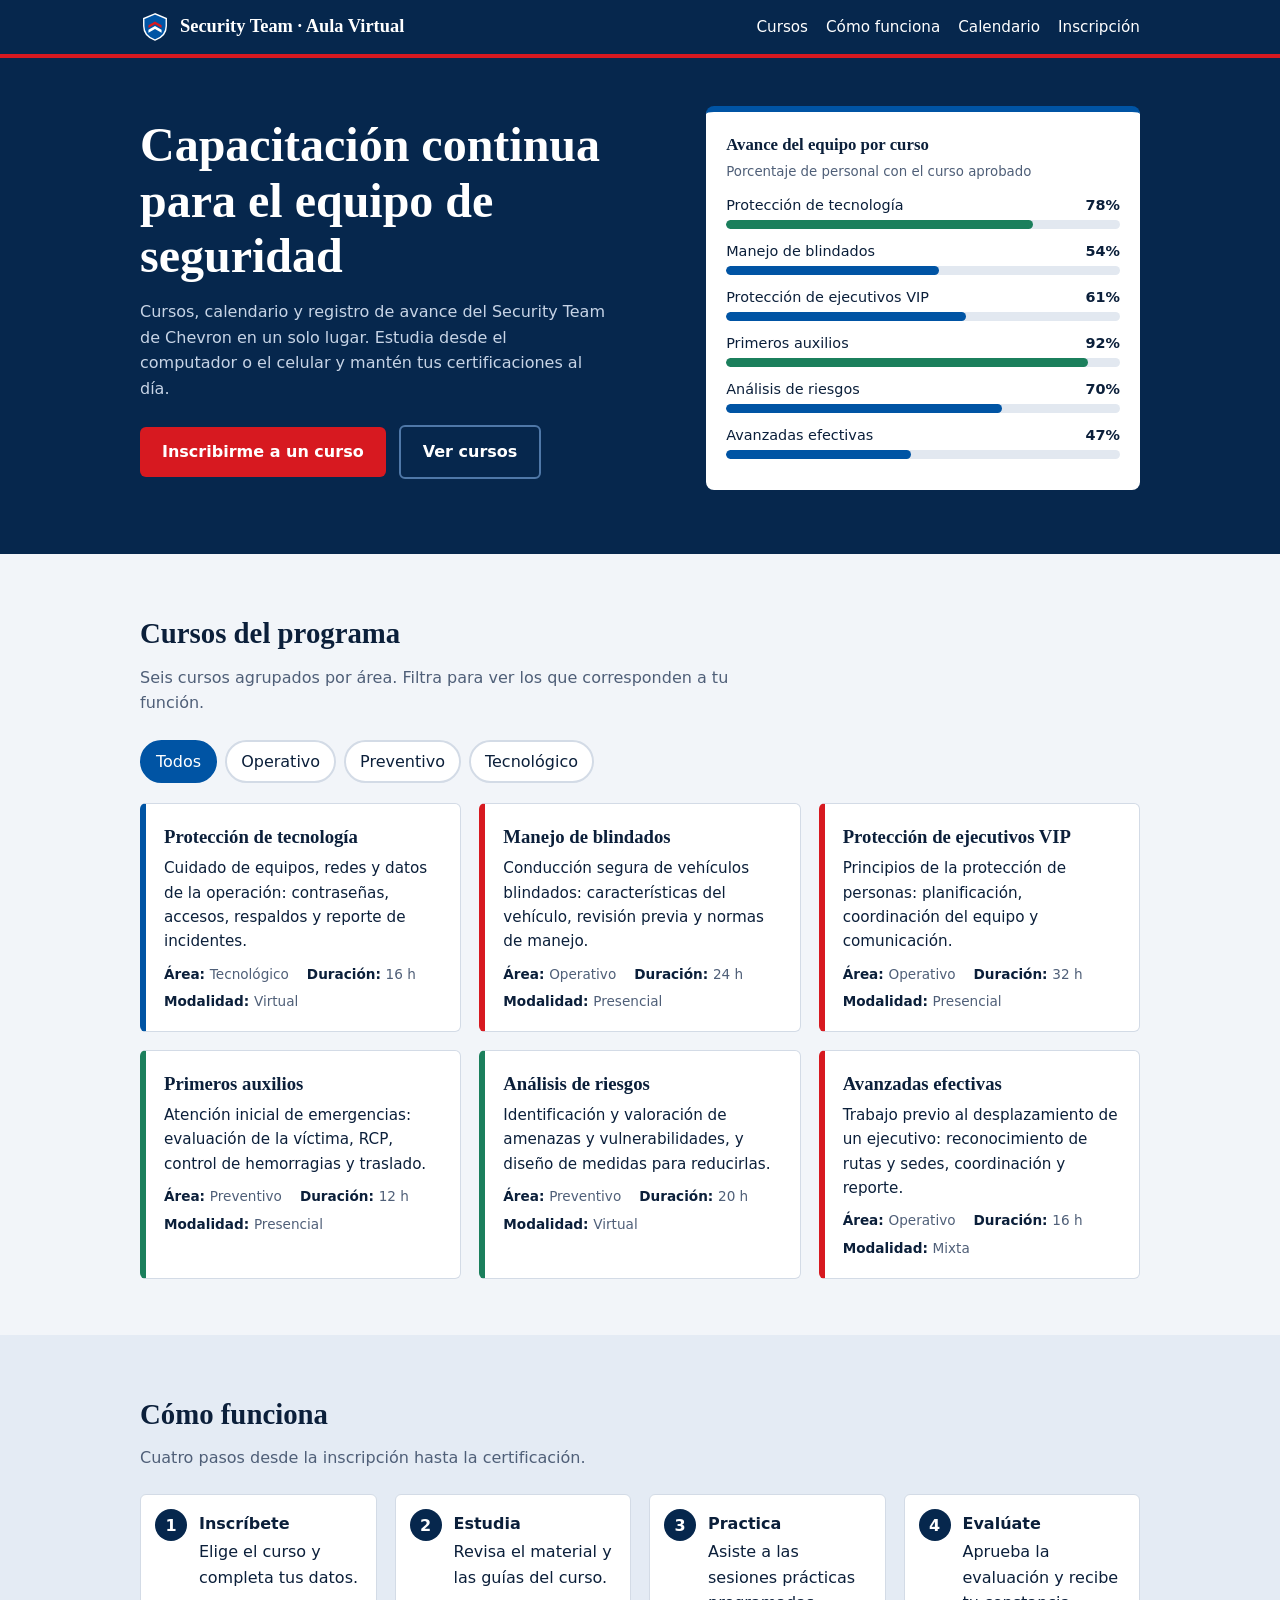
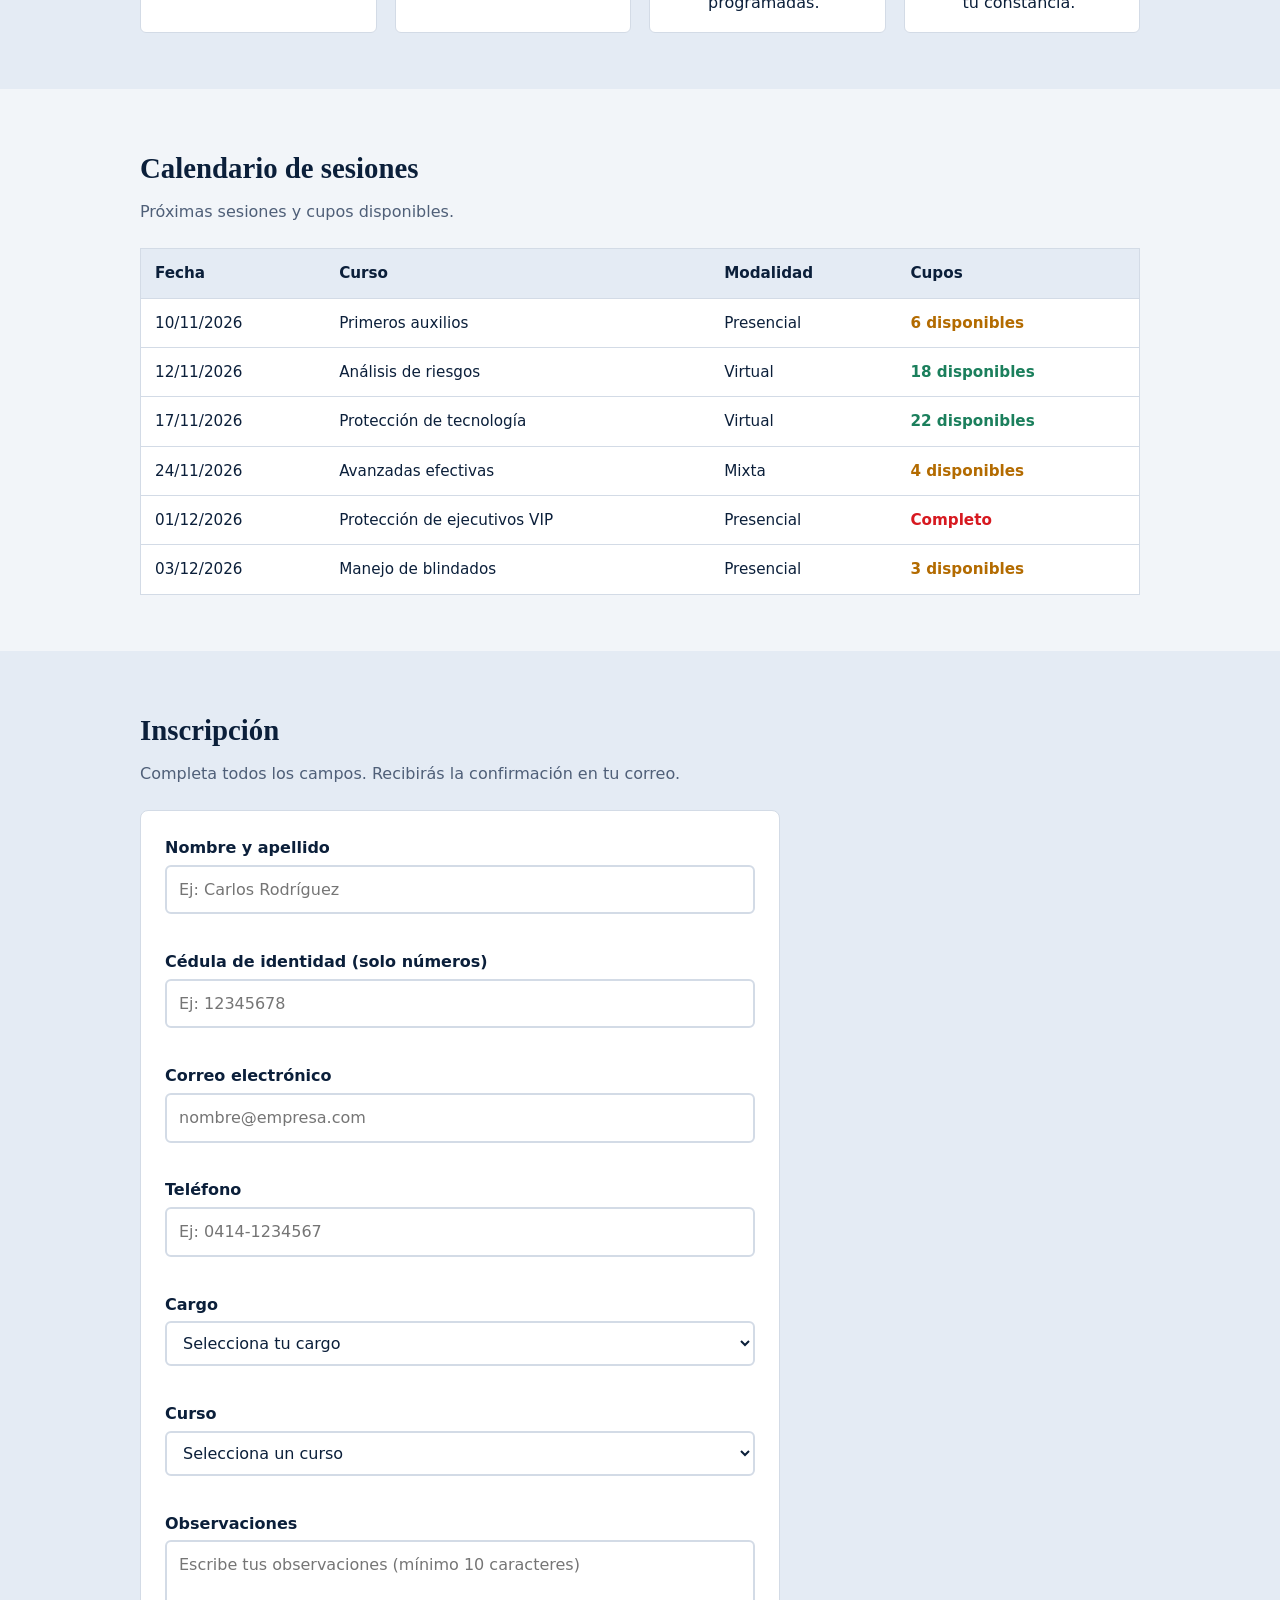
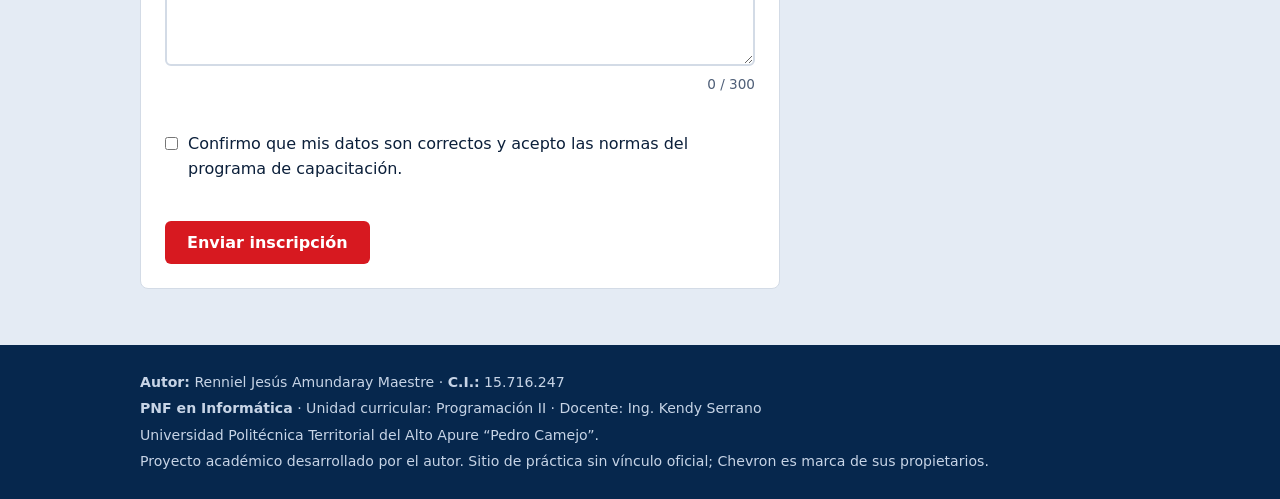
<file: Aula virtual .html>
<!DOCTYPE html>
<html lang="es">
<head>
<meta charset="UTF-8">
<meta name="viewport" content="width=device-width, initial-scale=1">
<title>Aula Virtual – Security Team Chevron</title>
<meta name="description" content="Aula virtual de capacitación del Security Team de Chevron: cursos, calendario e inscripción en línea.">
<meta name="author" content="Renniel Jesús Amundaray Maestre">
<!--
  Proyecto: Aula Virtual – Security Team
  Autor: Renniel Jesús Amundaray Maestre · C.I. 15.716.247
  Unidad curricular: Programación II · Docente: Ing. Kendy Serrano
  PNF en Informática – UPTAA "Pedro Camejo"
-->

<style>
:root{
  --papel:#f2f5f9; --tinta:#0b1f3a; --suave:#4f5f78; --linea:#d3dbe6;
  --azul:#0054a4; --azul-osc:#06274d; --rojo:#d71920; --verde:#1b7f5c; --ambar:#b36b00; --blanco:#fff;
  --serif:Georgia,"Times New Roman",serif;
  --sans:system-ui,-apple-system,"Segoe UI",Roboto,Arial,sans-serif;
}
*{box-sizing:border-box;margin:0;padding:0}
html{scroll-behavior:smooth}
body{font-family:var(--sans);background:var(--papel);color:var(--tinta);line-height:1.6}
:focus-visible{outline:3px solid var(--rojo);outline-offset:2px}
.wrap{max-width:1040px;margin:0 auto;padding:0 20px}

header{background:var(--azul-osc);color:var(--blanco);border-bottom:4px solid var(--rojo);position:sticky;top:0;z-index:10}
header .wrap{display:flex;align-items:center;justify-content:space-between;gap:16px;padding-top:12px;padding-bottom:12px;flex-wrap:wrap}
.logo{display:flex;align-items:center;gap:10px;color:inherit;text-decoration:none;font-family:var(--serif);font-weight:700;font-size:1.15rem}
.logo svg{width:30px;height:30px;flex:none}
nav ul{display:flex;gap:18px;list-style:none;flex-wrap:wrap}
nav a{color:inherit;text-decoration:none;font-size:.95rem;padding:4px 0;border-bottom:2px solid transparent}
nav a:hover{border-color:var(--rojo)}

.hero{background:var(--azul-osc);color:var(--blanco);padding:48px 0 64px}
.hero .wrap{display:grid;grid-template-columns:1.1fr .9fr;gap:36px;align-items:center}
.hero h1{font-family:var(--serif);font-size:clamp(2rem,5vw,3rem);line-height:1.15;margin-bottom:16px}
.hero p{color:#c7d4e6;max-width:46ch;margin-bottom:24px}
.btn{display:inline-block;background:var(--rojo);color:var(--blanco);font-weight:700;padding:12px 22px;border-radius:6px;text-decoration:none;border:0;cursor:pointer;font-size:1rem;font-family:inherit}
.btn:hover{background:#b8141a}
.btn.sec{background:transparent;border:2px solid #4f78a8;margin-left:8px}
.btn.sec:hover{border-color:var(--blanco);background:transparent}

.avance{background:var(--blanco);color:var(--tinta);border-radius:8px;padding:20px;border-top:6px solid var(--azul)}
.avance h2{font-family:var(--serif);font-size:1.05rem;margin-bottom:2px}
.avance>small{color:var(--suave);display:block;margin-bottom:12px}
.barra{margin-bottom:11px;font-size:.9rem}
.barra div.t{display:flex;justify-content:space-between;gap:8px;margin-bottom:3px}
.barra .pista{background:#e2e8f0;border-radius:99px;height:9px;overflow:hidden}
.barra .relleno{height:100%;background:var(--azul);border-radius:99px}
.barra .relleno.ok{background:var(--verde)}

section{padding:56px 0}
section h2{font-family:var(--serif);font-size:1.8rem;margin-bottom:8px}
.lead{color:var(--suave);margin-bottom:24px;max-width:62ch}

.filtro{display:flex;gap:8px;flex-wrap:wrap;margin-bottom:20px}
.filtro button{font:inherit;padding:7px 14px;border:2px solid var(--linea);background:var(--blanco);color:var(--tinta);border-radius:99px;cursor:pointer}
.filtro button[aria-pressed="true"]{background:var(--azul);border-color:var(--azul);color:var(--blanco)}
.cursos{display:grid;grid-template-columns:repeat(auto-fit,minmax(290px,1fr));gap:18px}
.curso{background:var(--blanco);border:1px solid var(--linea);border-left:6px solid var(--azul);border-radius:6px;padding:18px}
.curso[data-area="Operativo"]{border-left-color:var(--rojo)}
.curso[data-area="Preventivo"]{border-left-color:var(--verde)}
.curso h3{font-family:var(--serif);margin-bottom:4px}
.curso p{font-size:.95rem;margin-bottom:10px}
.curso dl{display:flex;flex-wrap:wrap;gap:6px 18px;font-size:.85rem;color:var(--suave)}
.curso dt{display:inline;font-weight:700;color:var(--tinta)}
.curso dd{display:inline}
.curso dl div{white-space:nowrap}

.pasos{list-style:none;counter-reset:p;display:grid;grid-template-columns:repeat(auto-fit,minmax(210px,1fr));gap:18px}
.pasos li{counter-increment:p;background:var(--blanco);border:1px solid var(--linea);border-radius:6px;padding:16px 16px 16px 58px;position:relative}
.pasos li::before{content:counter(p);position:absolute;left:14px;top:14px;width:32px;height:32px;border-radius:50%;background:var(--azul-osc);color:var(--blanco);display:grid;place-items:center;font-weight:700}
.pasos strong{display:block;margin-bottom:2px}

.tabla{overflow-x:auto}
table{width:100%;border-collapse:collapse;background:var(--blanco);border:1px solid var(--linea)}
th,td{padding:12px 14px;text-align:left;border-bottom:1px solid var(--linea);font-size:.95rem}
th{background:#e4ebf4}
.est{font-weight:700}.ok{color:var(--verde)}.cupo{color:var(--ambar)}.lleno{color:var(--rojo)}

.contacto{background:#e4ebf4}
form{background:var(--blanco);border:1px solid var(--linea);border-radius:8px;padding:24px;max-width:640px}
.campo{margin-bottom:16px}
label{display:block;font-weight:600;margin-bottom:4px}
input,select,textarea{width:100%;padding:10px 12px;border:2px solid var(--linea);border-radius:6px;font:inherit;background:var(--blanco);color:var(--tinta)}
.error{border-color:var(--rojo)!important}
.valido{border-color:var(--verde)!important}
.msg{color:var(--rojo);font-size:.88rem;min-height:1.2em;margin-top:2px}
.check{display:flex;gap:10px;align-items:flex-start}
.check input{width:auto;margin-top:6px}
.check label{font-weight:400}
.contador{font-size:.85rem;color:var(--suave);text-align:right}
#exito{display:none;background:#e1f3ec;border:2px solid var(--verde);color:#0e4f3a;padding:14px;border-radius:6px;margin-top:16px;font-weight:600}
#exito.visible{display:block}

footer{background:var(--azul-osc);color:#c7d4e6;padding:26px 0;font-size:.88rem}
footer p+p{margin-top:4px}

@media (max-width:760px){
  .hero .wrap{grid-template-columns:1fr}
  .btn.sec{margin:8px 0 0}
  header{position:static}
}
@media (prefers-reduced-motion:reduce){html{scroll-behavior:auto}}
</style>
</head>
<body>

<header>
  <div class="wrap">
    <a class="logo" href="#inicio">
      <svg viewBox="0 0 32 32" aria-hidden="true"><path d="M16 2 4 7v8c0 7.5 5 12.6 12 15 7-2.4 12-7.5 12-15V7L16 2z" fill="#0054a4" stroke="#fff" stroke-width="1.5"/><path d="M9 14l7-4 7 4v3l-7-4-7 4z" fill="#d71920"/><path d="M9 19l7-4 7 4v3l-7-4-7 4z" fill="#fff"/></svg>
      Security Team · Aula Virtual
    </a>
    <nav aria-label="Principal">
      <ul>
        <li><a href="#cursos">Cursos</a></li>
        <li><a href="#como">Cómo funciona</a></li>
        <li><a href="#calendario">Calendario</a></li>
        <li><a href="#inscripcion">Inscripción</a></li>
      </ul>
    </nav>
  </div>
</header>

<main>
<div class="hero" id="inicio">
  <div class="wrap">
    <div>
      <h1>Capacitación continua para el equipo de seguridad</h1>
      <p>Cursos, calendario y registro de avance del Security Team de Chevron en un solo lugar. Estudia desde el computador o el celular y mantén tus certificaciones al día.</p>
      <a class="btn" href="#inscripcion">Inscribirme a un curso</a>
      <a class="btn sec" href="#cursos">Ver cursos</a>
    </div>
    <aside class="avance" aria-label="Avance del equipo">
      <h2>Avance del equipo por curso</h2>
      <small>Porcentaje de personal con el curso aprobado</small>
      <div id="barras"></div>
    </aside>
  </div>
</div>

<section id="cursos">
  <div class="wrap">
    <h2>Cursos del programa</h2>
    <p class="lead">Seis cursos agrupados por área. Filtra para ver los que corresponden a tu función.</p>
    <div class="filtro" id="filtro" role="group" aria-label="Filtrar por área">
      <button type="button" data-f="Todos" aria-pressed="true">Todos</button>
      <button type="button" data-f="Operativo" aria-pressed="false">Operativo</button>
      <button type="button" data-f="Preventivo" aria-pressed="false">Preventivo</button>
      <button type="button" data-f="Tecnológico" aria-pressed="false">Tecnológico</button>
    </div>
    <div class="cursos" id="listaCursos"></div>
  </div>
</section>

<section id="como" style="background:#e4ebf4">
  <div class="wrap">
    <h2>Cómo funciona</h2>
    <p class="lead">Cuatro pasos desde la inscripción hasta la certificación.</p>
    <ol class="pasos">
      <li><strong>Inscríbete</strong>Elige el curso y completa tus datos.</li>
      <li><strong>Estudia</strong>Revisa el material y las guías del curso.</li>
      <li><strong>Practica</strong>Asiste a las sesiones prácticas programadas.</li>
      <li><strong>Evalúate</strong>Aprueba la evaluación y recibe tu constancia.</li>
    </ol>
  </div>
</section>

<section id="calendario">
  <div class="wrap">
    <h2>Calendario de sesiones</h2>
    <p class="lead">Próximas sesiones y cupos disponibles.</p>
    <div class="tabla">
      <table>
        <thead><tr><th>Fecha</th><th>Curso</th><th>Modalidad</th><th>Cupos</th></tr></thead>
        <tbody>
          <tr><td>10/11/2026</td><td>Primeros auxilios</td><td>Presencial</td><td class="est cupo">6 disponibles</td></tr>
          <tr><td>12/11/2026</td><td>Análisis de riesgos</td><td>Virtual</td><td class="est ok">18 disponibles</td></tr>
          <tr><td>17/11/2026</td><td>Protección de tecnología</td><td>Virtual</td><td class="est ok">22 disponibles</td></tr>
          <tr><td>24/11/2026</td><td>Avanzadas efectivas</td><td>Mixta</td><td class="est cupo">4 disponibles</td></tr>
          <tr><td>01/12/2026</td><td>Protección de ejecutivos VIP</td><td>Presencial</td><td class="est lleno">Completo</td></tr>
          <tr><td>03/12/2026</td><td>Manejo de blindados</td><td>Presencial</td><td class="est cupo">3 disponibles</td></tr>
        </tbody>
      </table>
    </div>
  </div>
</section>

<section class="contacto" id="inscripcion">
  <div class="wrap">
    <h2>Inscripción</h2>
    <p class="lead">Completa todos los campos. Recibirás la confirmación en tu correo.</p>

    <form id="formulario" novalidate>
      <div class="campo">
        <label for="nombre">Nombre y apellido</label>
        <input type="text" id="nombre" autocomplete="name" placeholder="Ej: Carlos Rodríguez">
        <div class="msg" id="e-nombre" role="alert"></div>
      </div>
      <div class="campo">
        <label for="cedula">Cédula de identidad (solo números)</label>
        <input type="text" id="cedula" inputmode="numeric" placeholder="Ej: 12345678">
        <div class="msg" id="e-cedula" role="alert"></div>
      </div>
      <div class="campo">
        <label for="correo">Correo electrónico</label>
        <input type="email" id="correo" autocomplete="email" placeholder="nombre@empresa.com">
        <div class="msg" id="e-correo" role="alert"></div>
      </div>
      <div class="campo">
        <label for="telefono">Teléfono</label>
        <input type="tel" id="telefono" autocomplete="tel" placeholder="Ej: 0414-1234567">
        <div class="msg" id="e-telefono" role="alert"></div>
      </div>
      <div class="campo">
        <label for="cargo">Cargo</label>
        <select id="cargo">
          <option value="">Selecciona tu cargo</option>
          <option>Supervisor de seguridad</option>
          <option>Escolta</option>
          <option>Conductor de vehículos blindados</option>
          <option>Analista de riesgos</option>
          <option>Técnico de seguridad electrónica</option>
        </select>
        <div class="msg" id="e-cargo" role="alert"></div>
      </div>
      <div class="campo">
        <label for="curso">Curso</label>
        <select id="curso">
          <option value="">Selecciona un curso</option>
        </select>
        <div class="msg" id="e-curso" role="alert"></div>
      </div>
      <div class="campo">
        <label for="mensaje">Observaciones</label>
        <textarea id="mensaje" rows="4" maxlength="300" placeholder="Escribe tus observaciones (mínimo 10 caracteres)"></textarea>
        <div class="contador" id="contador">0 / 300</div>
        <div class="msg" id="e-mensaje" role="alert"></div>
      </div>
      <div class="campo">
        <div class="check">
          <input type="checkbox" id="acepto">
          <label for="acepto">Confirmo que mis datos son correctos y acepto las normas del programa de capacitación.</label>
        </div>
        <div class="msg" id="e-acepto" role="alert"></div>
      </div>
      <button class="btn" type="submit">Enviar inscripción</button>
      <div id="exito" role="status"></div>
    </form>
  </div>
</section>
</main>

<footer>
  <div class="wrap">
    <p><strong>Autor:</strong> Renniel Jesús Amundaray Maestre · <strong>C.I.:</strong> 15.716.247</p>
    <p><strong>PNF en Informática</strong> · Unidad curricular: Programación II · Docente: Ing. Kendy Serrano</p>
    <p>Universidad Politécnica Territorial del Alto Apure “Pedro Camejo”.</p>
    <p>Proyecto académico desarrollado por el autor. Sitio de práctica sin vínculo oficial; Chevron es marca de sus propietarios.</p>
  </div>
</footer>

<script>
/* ---------- Datos de los cursos ---------- */
var CURSOS = [
  {n:"Protección de tecnología", a:"Tecnológico", d:"Cuidado de equipos, redes y datos de la operación: contraseñas, accesos, respaldos y reporte de incidentes.", h:"16 h", m:"Virtual", p:78},
  {n:"Manejo de blindados", a:"Operativo", d:"Conducción segura de vehículos blindados: características del vehículo, revisión previa y normas de manejo.", h:"24 h", m:"Presencial", p:54},
  {n:"Protección de ejecutivos VIP", a:"Operativo", d:"Principios de la protección de personas: planificación, coordinación del equipo y comunicación.", h:"32 h", m:"Presencial", p:61},
  {n:"Primeros auxilios", a:"Preventivo", d:"Atención inicial de emergencias: evaluación de la víctima, RCP, control de hemorragias y traslado.", h:"12 h", m:"Presencial", p:92},
  {n:"Análisis de riesgos", a:"Preventivo", d:"Identificación y valoración de amenazas y vulnerabilidades, y diseño de medidas para reducirlas.", h:"20 h", m:"Virtual", p:70},
  {n:"Avanzadas efectivas", a:"Operativo", d:"Trabajo previo al desplazamiento de un ejecutivo: reconocimiento de rutas y sedes, coordinación y reporte.", h:"16 h", m:"Mixta", p:47}
];

var lista = document.getElementById("listaCursos");
var selCurso = document.getElementById("curso");

function pintarCursos(filtro) {
  lista.innerHTML = "";
  CURSOS.forEach(function (c) {
    if (filtro !== "Todos" && c.a !== filtro) return;
    var art = document.createElement("article");
    art.className = "curso";
    art.setAttribute("data-area", c.a);
    art.innerHTML = "<h3>" + c.n + "</h3><p>" + c.d + "</p>" +
      "<dl><div><dt>Área: </dt><dd>" + c.a + "</dd></div>" +
      "<div><dt>Duración: </dt><dd>" + c.h + "</dd></div>" +
      "<div><dt>Modalidad: </dt><dd>" + c.m + "</dd></div></dl>";
    lista.appendChild(art);
  });
}
pintarCursos("Todos");

document.getElementById("filtro").addEventListener("click", function (e) {
  var b = e.target.closest("button");
  if (!b) return;
  this.querySelectorAll("button").forEach(function (x) { x.setAttribute("aria-pressed", x === b ? "true" : "false"); });
  pintarCursos(b.getAttribute("data-f"));
});

CURSOS.forEach(function (c) {
  var o = document.createElement("option");
  o.textContent = c.n;
  selCurso.appendChild(o);
});

var barras = document.getElementById("barras");
CURSOS.forEach(function (c) {
  var d = document.createElement("div");
  d.className = "barra";
  d.innerHTML = "<div class='t'><span>" + c.n + "</span><strong>" + c.p + "%</strong></div>" +
    "<div class='pista'><div class='relleno" + (c.p >= 75 ? " ok" : "") + "' style='width:" + c.p + "%'></div></div>";
  barras.appendChild(d);
});

/* ---------- Validaciones del formulario ---------- */
var form = document.getElementById("formulario");
var exito = document.getElementById("exito");

var reglas = {
  nombre: function (v) {
    if (v === "") return "Escribe tu nombre y apellido.";
    if (v.length < 5) return "El nombre es demasiado corto.";
    if (!/^[A-Za-zÁÉÍÓÚáéíóúÑñÜü]+(\s+[A-Za-zÁÉÍÓÚáéíóúÑñÜü]+)+$/.test(v)) return "Usa solo letras e incluye nombre y apellido.";
    return "";
  },
  cedula: function (v) {
    if (v === "") return "Escribe tu cédula.";
    if (!/^\d+$/.test(v)) return "La cédula debe contener solo números.";
    if (v.length < 6 || v.length > 9) return "La cédula debe tener entre 6 y 9 dígitos.";
    return "";
  },
  correo: function (v) {
    if (v === "") return "Escribe tu correo electrónico.";
    if (!/^[^\s@]+@[^\s@]+\.[^\s@]{2,}$/.test(v)) return "Escribe un correo válido, por ejemplo nombre@dominio.com.";
    return "";
  },
  telefono: function (v) {
    if (v === "") return "Escribe tu teléfono.";
    if (!/^(0414|0424|0412|0416|0426)-?\d{7}$/.test(v)) return "Formato válido: 0414-1234567.";
    return "";
  },
  cargo: function (v) { return v === "" ? "Selecciona tu cargo." : ""; },
  curso: function (v) { return v === "" ? "Selecciona un curso." : ""; },
  mensaje: function (v) {
    if (v === "") return "Escribe tus observaciones.";
    if (v.length < 10) return "Las observaciones deben tener al menos 10 caracteres.";
    return "";
  }
};

function mostrar(id, texto) {
  var campo = document.getElementById(id);
  document.getElementById("e-" + id).textContent = texto;
  campo.classList.toggle("error", texto !== "");
  campo.classList.toggle("valido", texto === "");
}
function validarCampo(id) {
  var error = reglas[id](document.getElementById(id).value.trim());
  mostrar(id, error);
  return error === "";
}
function validarAcepto() {
  var ok = document.getElementById("acepto").checked;
  document.getElementById("e-acepto").textContent = ok ? "" : "Debes confirmar tus datos y aceptar las normas.";
  return ok;
}

Object.keys(reglas).forEach(function (id) {
  var el = document.getElementById(id);
  el.addEventListener("blur", function () { validarCampo(id); });
  el.addEventListener("input", function () { if (el.classList.contains("error")) validarCampo(id); });
});
document.getElementById("acepto").addEventListener("change", validarAcepto);
document.getElementById("mensaje").addEventListener("input", function (e) {
  document.getElementById("contador").textContent = e.target.value.length + " / 300";
});

form.addEventListener("submit", function (e) {
  e.preventDefault();
  exito.classList.remove("visible");
  var ok = true;
  Object.keys(reglas).forEach(function (id) { if (!validarCampo(id)) ok = false; });
  if (!validarAcepto()) ok = false;
  if (!ok) {
    var primero = form.querySelector(".error");
    if (primero) primero.focus();
    return;
  }
  var nombre = document.getElementById("nombre").value.trim().split(" ")[0];
  exito.textContent = "Inscripción recibida, " + nombre + ". Quedaste registrado en " + selCurso.value + ". Revisa tu correo para la confirmación.";
  exito.classList.add("visible");
  form.reset();
  document.getElementById("contador").textContent = "0 / 300";
  form.querySelectorAll(".valido").forEach(function (el) { el.classList.remove("valido"); });
});
</script>
</body>
</html>
</file>
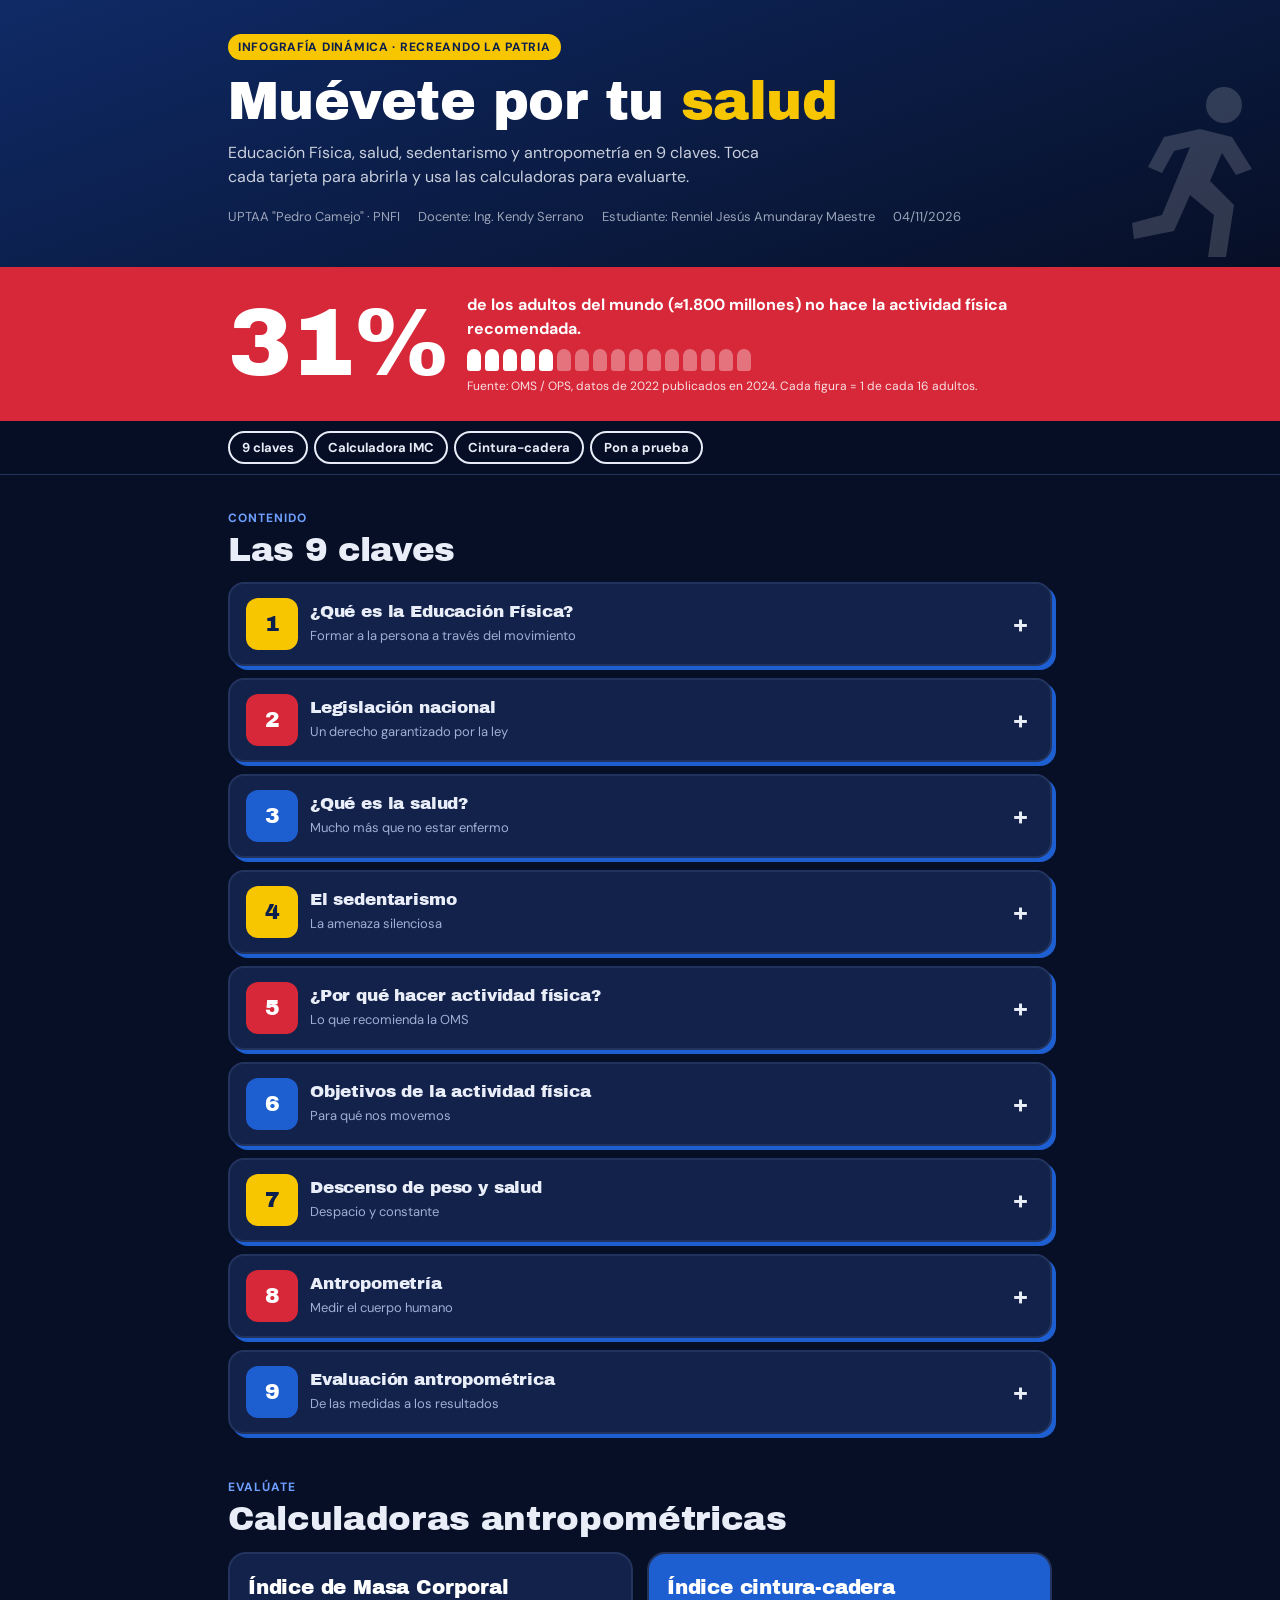
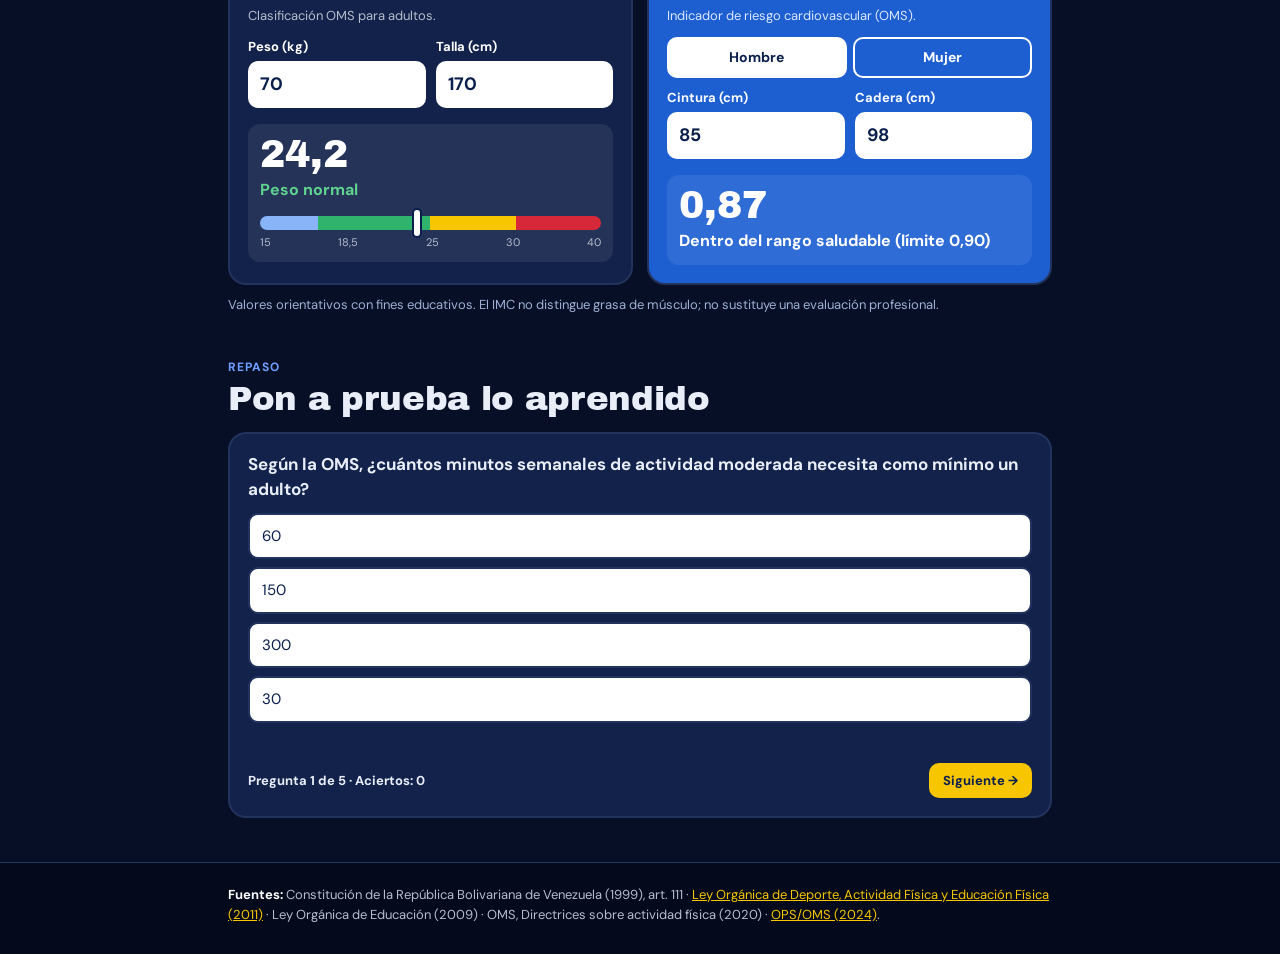
<file: index 2.html>
<!DOCTYPE html>
<html lang="es">
<head>
<meta charset="UTF-8">
<meta name="viewport" content="width=device-width, initial-scale=1">
<title>Infografía dinámica: Educación Física, Salud y Antropometría</title>
<link rel="preconnect" href="https://fonts.googleapis.com">
<link rel="preconnect" href="https://fonts.gstatic.com" crossorigin>
<link href="https://fonts.googleapis.com/css2?family=Archivo+Black&family=DM+Sans:wght@400;500;700&display=swap" rel="stylesheet">
<style>
  :root{
    --ink:#0b1f4d; --paper:#f6f8fd; --lime:#f7c600; --orange:#d62839; --teal:#1d5fd1;
    --sky:#e3ecff; --sand:#fff6d6; --muted:#9fb0d4; --line:#22335e; --bg:#070f26; --card:#12224a; --text:#e8edf8;
  }
  *{box-sizing:border-box;margin:0;padding:0}
  body{font-family:'DM Sans',system-ui,sans-serif;background:var(--bg);color:var(--text);line-height:1.5}
  h1,h2,h3,.big{font-family:'Archivo Black',sans-serif;font-weight:400;letter-spacing:-.01em}
  .wrap{max-width:860px;margin:0 auto;padding:0 18px}

  /* HERO */
  header{background:linear-gradient(160deg,#0f2a66,#070f26);color:#fff;padding:34px 0 40px;position:relative;overflow:hidden}
  header .tag{display:inline-block;background:var(--lime);color:var(--ink);font-weight:700;font-size:12px;
    padding:4px 10px;border-radius:99px;text-transform:uppercase;letter-spacing:.06em}
  header h1{font-size:clamp(30px,7vw,54px);line-height:1.02;margin:14px 0 12px}
  header h1 span{color:var(--lime)}
  header p{color:#c9cfdc;max-width:560px}
  .meta{margin-top:18px;font-size:13px;color:#9aa3b8;display:flex;flex-wrap:wrap;gap:6px 18px}
  .runner{position:absolute;right:-20px;bottom:-10px;width:200px;opacity:.16}

  /* STAT BAND */
  .stat{background:var(--orange);color:#fff;padding:26px 0}
  .stat .wrap{display:grid;grid-template-columns:auto 1fr;gap:18px;align-items:center}
  .stat .big{font-size:clamp(56px,14vw,96px);line-height:.9}
  .people{display:flex;flex-wrap:wrap;gap:4px;margin-top:8px}
  .people i{width:14px;height:22px;border-radius:7px 7px 3px 3px;background:rgba(255,255,255,.35)}
  .people i.on{background:#fff}
  .stat small{display:block;opacity:.85;font-size:12px;margin-top:6px}

  /* NAV CHIPS */
  nav{position:sticky;top:0;z-index:5;background:rgba(7,15,38,.94);backdrop-filter:blur(6px);border-bottom:1px solid var(--line)}
  nav .wrap{display:flex;gap:6px;overflow-x:auto;padding:10px 18px;scrollbar-width:none}
  nav a{flex:none;text-decoration:none;color:var(--text);font-size:13px;font-weight:700;border:2px solid var(--text);
    border-radius:99px;padding:5px 12px}
  nav a:hover{background:var(--lime);border-color:var(--lime);color:var(--ink)}

  section{padding:34px 0 10px}
  .eyebrow{font-size:12px;font-weight:700;color:#6ea0ff;text-transform:uppercase;letter-spacing:.08em}
  section h2{font-size:clamp(24px,5vw,34px);margin:4px 0 14px;line-height:1.1}

  /* CARDS */
  .cards{display:grid;gap:12px}
  .card{background:var(--card);border:2px solid var(--line);border-radius:16px;overflow:hidden;box-shadow:4px 4px 0 var(--teal);transition:transform .15s}
  .card:hover{transform:translate(-1px,-1px)}
  .card button{all:unset;cursor:pointer;display:grid;grid-template-columns:52px 1fr 28px;align-items:center;gap:12px;
    width:100%;padding:14px 16px;box-sizing:border-box}
  .num{color:var(--ink);width:52px;height:52px;border-radius:12px;display:grid;place-items:center;font-family:'Archivo Black';font-size:22px;background:var(--lime)}
  .card:nth-child(3n+2) .num{background:var(--orange);color:#fff}
  .card:nth-child(3n) .num{background:var(--teal);color:#fff}
  .card h3{font-size:17px;line-height:1.2}
  .card .hint{font-size:13px;color:var(--muted)}
  .plus{font-size:26px;font-weight:700;transition:transform .2s;text-align:center}
  .card.open .plus{transform:rotate(45deg)}
  .body{max-height:0;overflow:hidden;transition:max-height .35s ease}
  .body .in{padding:0 16px 18px 80px}
  .body p{margin-bottom:10px}
  .body ul{padding-left:18px;margin-bottom:10px}
  .body li{margin-bottom:4px}
  @media(max-width:560px){.body .in{padding:0 16px 18px}}

  .pill-row{display:flex;flex-wrap:wrap;gap:6px;margin:6px 0 10px}
  .pill{color:var(--ink);background:var(--sky);border-radius:99px;padding:4px 10px;font-size:13px;font-weight:700}
  .pill.o{background:var(--sand)}

  /* LAW TIMELINE */
  .tl{position:relative;padding-left:22px;margin:4px 0 6px}
  .tl:before{content:"";position:absolute;left:6px;top:4px;bottom:4px;width:3px;background:var(--text);border-radius:2px}
  .tl div{position:relative;margin-bottom:12px}
  .tl div:before{content:"";position:absolute;left:-21px;top:5px;width:13px;height:13px;border-radius:50%;background:var(--lime);border:3px solid var(--bg)}
  .tl b{font-family:'Archivo Black';font-weight:400;color:var(--lime)}

  /* WHO minutes */
  .mins{display:grid;gap:8px;margin:8px 0 12px}
  .bar{display:grid;grid-template-columns:110px 1fr;gap:10px;align-items:center;font-size:13px;font-weight:700}
  .track{background:#24345c;border-radius:99px;height:22px;overflow:hidden}
  .fill{height:100%;border-radius:99px;display:flex;align-items:center;justify-content:flex-end;padding-right:8px;color:#fff;font-size:12px;width:0;transition:width 1s ease}

  /* health triangle */
  .tri{display:grid;grid-template-columns:repeat(3,1fr);gap:8px;margin:8px 0 12px}
  .tri div{color:var(--ink);border-radius:12px;padding:12px 8px;text-align:center;font-size:13px}
  .tri b{display:block;font-family:'Archivo Black';font-weight:400;font-size:15px}

  /* TOOLS */
  .tools{display:grid;grid-template-columns:1fr 1fr;gap:14px}
  @media(max-width:700px){.tools{grid-template-columns:1fr}}
  .tool{background:var(--card);border:2px solid var(--line);color:#fff;border-radius:18px;padding:18px}
  .tool h3{font-size:20px;margin-bottom:4px}
  .tool p.s{color:#b6bdcd;font-size:13px;margin-bottom:12px}
  .field{display:flex;flex-direction:column;gap:4px;margin-bottom:10px;font-size:13px;font-weight:700}
  .field input{font:inherit;font-size:18px;padding:10px 12px;border-radius:10px;border:none;background:#fff;color:var(--ink);width:100%}
  .row2{display:grid;grid-template-columns:1fr 1fr;gap:10px}
  .seg{display:flex;gap:6px;margin-bottom:10px}
  .seg button{flex:1;font:inherit;font-weight:700;font-size:14px;padding:8px;border-radius:10px;border:2px solid #fff;background:transparent;color:#fff;cursor:pointer}
  .seg button.on{background:#fff;color:var(--ink)}
  .result{margin-top:6px;background:rgba(255,255,255,.08);border-radius:12px;padding:12px}
  .result .val{font-family:'Archivo Black';font-size:38px;line-height:1}
  .result .lab{font-weight:700;margin-top:4px}
  .gauge{position:relative;height:14px;border-radius:99px;margin:14px 0 4px;
    background:linear-gradient(90deg,#8ab4f8 0 17%,#2fb36d 17% 50%,var(--lime) 50% 75%,var(--orange) 75% 100%)}
  .gauge .needle{position:absolute;top:-6px;width:6px;height:26px;background:#fff;border-radius:3px;left:0;transform:translateX(-3px);transition:left .4s ease;box-shadow:0 0 0 2px var(--ink)}
  .gl{display:flex;justify-content:space-between;font-size:11px;color:#b6bdcd}

  /* QUIZ */
  .quiz{background:var(--card);border:2px solid var(--line);border-radius:18px;padding:18px}
  .quiz .q{font-weight:700;font-size:17px;margin-bottom:10px}
  .opts{display:grid;gap:8px}
  .opts button{font:inherit;text-align:left;padding:10px 12px;border-radius:10px;border:2px solid var(--line);background:#fff;color:var(--ink);cursor:pointer;font-size:15px}
  .opts button.ok{background:#8fe0b0}
  .opts button.no{background:#ffb3bb}
  .fb{margin-top:10px;font-size:14px;min-height:20px}
  .qnav{display:flex;justify-content:space-between;align-items:center;margin-top:10px;font-size:13px;font-weight:700}
  .qnav button{font:inherit;font-weight:700;background:var(--lime);color:var(--ink);border:none;border-radius:10px;padding:8px 14px;cursor:pointer}

  footer{margin-top:34px;background:#040a1c;border-top:1px solid var(--line);color:#b6bdcd;font-size:13px;padding:22px 0 30px}
  footer a{color:var(--lime)}
  footer b{color:#fff}
</style>
</head>
<body>

<header>
  <div class="wrap">
    <span class="tag">Infografía dinámica · Recreando la Patria</span>
    <h1>Muévete por tu <span>salud</span></h1>
    <p>Educación Física, salud, sedentarismo y antropometría en 9 claves. Toca cada tarjeta para abrirla y usa las calculadoras para evaluarte.</p>
    <div class="meta">
      <span>UPTAA "Pedro Camejo" · PNFI</span>
      <span>Docente: Ing. Kendy Serrano</span>
      <span>Estudiante: Renniel Jesús Amundaray Maestre</span>
      <span>04/11/2026</span>
    </div>
  </div>
  <svg class="runner" viewBox="0 0 100 100" fill="#fff" aria-hidden="true"><circle cx="62" cy="14" r="9"/><path d="M50 26l16 4 10 16-8 3-7-11-6 14 12 12-4 26h-9l3-21-12-10-8 18-20 4-1-8 15-4 14-34-8 2-6 11-7-3 8-15z"/></svg>
</header>

<div class="stat">
  <div class="wrap">
    <div class="big">31%</div>
    <div>
      <b>de los adultos del mundo (≈1.800 millones) no hace la actividad física recomendada.</b>
      <div class="people" id="people" aria-hidden="true"></div>
      <small>Fuente: OMS / OPS, datos de 2022 publicados en 2024. Cada figura = 1 de cada 16 adultos.</small>
    </div>
  </div>
</div>

<nav><div class="wrap">
  <a href="#claves">9 claves</a><a href="#imc">Calculadora IMC</a><a href="#icc">Cintura-cadera</a><a href="#reto">Pon a prueba</a>
</div></nav>

<main class="wrap">

<section id="claves">
  <div class="eyebrow">Contenido</div>
  <h2>Las 9 claves</h2>
  <div class="cards">

    <div class="card"><button aria-expanded="false"><span class="num">1</span><span><h3>¿Qué es la Educación Física?</h3><span class="hint">Formar a la persona a través del movimiento</span></span><span class="plus">+</span></button>
      <div class="body"><div class="in">
        <p>Es la disciplina pedagógica que usa el movimiento para formar a la persona de manera integral: física, mental, social y afectiva.</p>
        <div class="pill-row"><span class="pill">Actividad física: todo movimiento</span><span class="pill o">Ejercicio: planificado</span><span class="pill">Deporte: con reglas</span></div>
        <p>Trabaja capacidades físicas (fuerza, resistencia, velocidad, flexibilidad), habilidades motrices, juego, recreación y hábitos saludables.</p>
      </div></div></div>

    <div class="card"><button aria-expanded="false"><span class="num">2</span><span><h3>Legislación nacional</h3><span class="hint">Un derecho garantizado por la ley</span></span><span class="plus">+</span></button>
      <div class="body"><div class="in">
        <div class="tl">
          <div><b>1999</b> · <strong>Constitución (art. 111)</strong>: derecho al deporte y la recreación; Educación Física obligatoria hasta el ciclo diversificado.</div>
          <div><b>2007</b> · <strong>LOPNNA (art. 63)</strong>: derecho de niños y adolescentes a la recreación, el deporte y el juego.</div>
          <div><b>2009</b> · <strong>Ley Orgánica de Educación</strong>: la Educación Física forma parte de la formación integral.</div>
          <div><b>2011</b> · <strong>Ley Orgánica de Deporte, Actividad Física y Educación Física</strong> (G.O. 39.741): utilidad pública, interés social y lucha contra el sedentarismo.</div>
        </div>
      </div></div></div>

    <div class="card"><button aria-expanded="false"><span class="num">3</span><span><h3>¿Qué es la salud?</h3><span class="hint">Mucho más que no estar enfermo</span></span><span class="plus">+</span></button>
      <div class="body"><div class="in">
        <p>Para la OMS, la salud es un estado de completo bienestar físico, mental y social, y no solo la ausencia de enfermedad.</p>
        <div class="tri">
          <div style="background:var(--sky)"><b>Física</b>Cuerpo que funciona bien</div>
          <div style="background:var(--sand)"><b>Mental</b>Equilibrio emocional</div>
          <div style="background:#ffe3e6"><b>Social</b>Relaciones sanas</div>
        </div>
      </div></div></div>

    <div class="card"><button aria-expanded="false"><span class="num">4</span><span><h3>El sedentarismo</h3><span class="hint">La amenaza silenciosa</span></span><span class="plus">+</span></button>
      <div class="body"><div class="in">
        <p>Estilo de vida con muy poco movimiento: muchas horas sentado y sin alcanzar el mínimo de actividad física.</p>
        <p><strong>Causas:</strong> pantallas, trabajo de escritorio, transporte motorizado, falta de espacios.</p>
        <p><strong>Riesgos:</strong> enfermedades del corazón, diabetes tipo 2, obesidad, hipertensión, algunos cánceres, ansiedad y depresión.</p>
        <div class="pill-row"><span class="pill o">Mujeres inactivas: 34 %</span><span class="pill">Hombres inactivos: 29 %</span></div>
      </div></div></div>

    <div class="card"><button aria-expanded="false"><span class="num">5</span><span><h3>¿Por qué hacer actividad física?</h3><span class="hint">Lo que recomienda la OMS</span></span><span class="plus">+</span></button>
      <div class="body"><div class="in">
        <p>Minutos mínimos recomendados para adultos:</p>
        <div class="mins">
          <div class="bar">Moderada<div class="track"><div class="fill" data-w="100" style="background:var(--teal)">150 min/sem</div></div></div>
          <div class="bar">Intensa<div class="track"><div class="fill" data-w="50" style="background:var(--orange)">75 min/sem</div></div></div>
          <div class="bar">Niños y jóvenes<div class="track"><div class="fill" data-w="100" style="background:#2fb36d">60 min/día</div></div></div>
        </div>
        <p>Más fuerza muscular 2 días por semana. Beneficios: corazón sano, mejor control del azúcar, huesos fuertes, menos estrés y mejor sueño.</p>
      </div></div></div>

    <div class="card"><button aria-expanded="false"><span class="num">6</span><span><h3>Objetivos de la actividad física</h3><span class="hint">Para qué nos movemos</span></span><span class="plus">+</span></button>
      <div class="body"><div class="in">
        <ul>
          <li>Mejorar y mantener la salud</li>
          <li>Desarrollar fuerza, resistencia, velocidad y flexibilidad</li>
          <li>Mejorar coordinación y equilibrio</li>
          <li>Controlar el peso corporal</li>
          <li>Favorecer el bienestar mental y la autoestima</li>
          <li>Socializar y aprender valores (respeto, disciplina)</li>
          <li>Crear hábitos saludables para toda la vida</li>
        </ul>
      </div></div></div>

    <div class="card"><button aria-expanded="false"><span class="num">7</span><span><h3>Descenso de peso y salud</h3><span class="hint">Despacio y constante</span></span><span class="plus">+</span></button>
      <div class="body"><div class="in">
        <p>Ritmo seguro: <strong>0,5 a 1 kg por semana</strong>. Se logra gastando más energía de la que se consume.</p>
        <div class="tri">
          <div style="background:var(--sky)"><b>Comer</b>Equilibrado, menos azúcar</div>
          <div style="background:var(--sand)"><b>Moverse</b>Aeróbico + fuerza</div>
          <div style="background:#ffe3e6"><b>Descansar</b>Dormir bien</div>
        </div>
        <p>Evita dietas extremas y productos "milagro": causan pérdida de músculo y efecto rebote. Ante dudas, consulta a un médico o nutricionista.</p>
      </div></div></div>

    <div class="card"><button aria-expanded="false"><span class="num">8</span><span><h3>Antropometría</h3><span class="hint">Medir el cuerpo humano</span></span><span class="plus">+</span></button>
      <div class="body"><div class="in">
        <p>Ciencia que estudia las medidas y proporciones del cuerpo. Sirve para conocer la composición corporal, vigilar el crecimiento y detectar riesgos.</p>
        <div class="pill-row">
          <span class="pill">Peso → balanza</span><span class="pill o">Talla → tallímetro</span>
          <span class="pill">Circunferencias → cinta métrica</span><span class="pill o">Pliegues → plicómetro</span>
          <span class="pill">Diámetros → paquímetro</span>
        </div>
        <p>Las mediciones siguen protocolos estandarizados, como los de ISAK.</p>
      </div></div></div>

    <div class="card"><button aria-expanded="false"><span class="num">9</span><span><h3>Evaluación antropométrica</h3><span class="hint">De las medidas a los resultados</span></span><span class="plus">+</span></button>
      <div class="body"><div class="in">
        <ul>
          <li>Preparar: ropa ligera, sin zapatos.</li>
          <li>Medir peso, talla, cintura y cadera (y pliegues si hay plicómetro).</li>
          <li>Calcular índices: <strong>IMC</strong> = peso ÷ talla² · <strong>ICC</strong> = cintura ÷ cadera.</li>
          <li>Comparar con tablas de referencia de la OMS.</li>
        </ul>
        <p>👇 Pruébalo tú mismo con las calculadoras de abajo.</p>
      </div></div></div>

  </div>
</section>

<section>
  <div class="eyebrow">Evalúate</div>
  <h2>Calculadoras antropométricas</h2>
  <div class="tools">
    <div class="tool" id="imc">
      <h3>Índice de Masa Corporal</h3>
      <p class="s">Clasificación OMS para adultos.</p>
      <div class="row2">
        <label class="field">Peso (kg)<input id="peso" type="number" inputmode="decimal" value="70" min="20" max="300"></label>
        <label class="field">Talla (cm)<input id="talla" type="number" inputmode="decimal" value="170" min="100" max="230"></label>
      </div>
      <div class="result">
        <div class="val" id="imcVal">–</div>
        <div class="lab" id="imcLab">–</div>
        <div class="gauge"><div class="needle" id="needle"></div></div>
        <div class="gl"><span>15</span><span>18,5</span><span>25</span><span>30</span><span>40</span></div>
      </div>
    </div>

    <div class="tool" id="icc" style="background:var(--teal)">
      <h3>Índice cintura-cadera</h3>
      <p class="s" style="color:#dbe6ff">Indicador de riesgo cardiovascular (OMS).</p>
      <div class="seg" id="sexo"><button class="on" data-s="h">Hombre</button><button data-s="m">Mujer</button></div>
      <div class="row2">
        <label class="field">Cintura (cm)<input id="cintura" type="number" inputmode="decimal" value="85"></label>
        <label class="field">Cadera (cm)<input id="cadera" type="number" inputmode="decimal" value="98"></label>
      </div>
      <div class="result">
        <div class="val" id="iccVal">–</div>
        <div class="lab" id="iccLab">–</div>
      </div>
    </div>
  </div>
  <p style="font-size:13px;color:var(--muted);margin-top:10px">Valores orientativos con fines educativos. El IMC no distingue grasa de músculo; no sustituye una evaluación profesional.</p>
</section>

<section id="reto">
  <div class="eyebrow">Repaso</div>
  <h2>Pon a prueba lo aprendido</h2>
  <div class="quiz">
    <div class="q" id="qText"></div>
    <div class="opts" id="qOpts"></div>
    <div class="fb" id="qFb"></div>
    <div class="qnav"><span id="qCount"></span><button id="qNext">Siguiente →</button></div>
  </div>
</section>

</main>

<footer>
  <div class="wrap">
    <p><b>Fuentes:</b> Constitución de la República Bolivariana de Venezuela (1999), art. 111 ·
    <a href="https://www.icnl.org/wp-content/uploads/Venezuela_tripaleyorganica_del_deporte_.pdf">Ley Orgánica de Deporte, Actividad Física y Educación Física (2011)</a> ·
    Ley Orgánica de Educación (2009) · OMS, Directrices sobre actividad física (2020) ·
    <a href="https://www.paho.org/es/noticias/26-6-2024-cerca-1800-millones-adultos-corren-riesgo-enfermar-por-falta-actividad-fisica">OPS/OMS (2024)</a>.</p>
  </div>
</footer>

<script>
// people pictogram: 16 figures, 5 highlighted (~31%)
const ppl=document.getElementById('people');
for(let i=0;i<16;i++){const e=document.createElement('i');if(i<5)e.className='on';ppl.appendChild(e);}

// accordion
document.querySelectorAll('.card button').forEach(btn=>{
  btn.addEventListener('click',()=>{
    const card=btn.parentElement, body=card.querySelector('.body');
    const open=!card.classList.contains('open');
    card.classList.toggle('open',open);
    btn.setAttribute('aria-expanded',open);
    body.style.maxHeight=open?body.scrollHeight+'px':'0';
    if(open) body.querySelectorAll('.fill').forEach(f=>setTimeout(()=>f.style.width=f.dataset.w+'%',60));
    else body.querySelectorAll('.fill').forEach(f=>f.style.width='0');
  });
});

// IMC
const fmt=n=>n.toFixed(1).replace('.',',');
function imc(){
  const p=parseFloat(peso.value), t=parseFloat(talla.value)/100;
  if(!(p>0&&t>0)){imcVal.textContent='–';imcLab.textContent='Introduce tus datos';return;}
  const v=p/(t*t); let lab,col;
  if(v<18.5){lab='Bajo peso';col='#8ab4f8'}else if(v<25){lab='Peso normal';col='#5fd38f'}
  else if(v<30){lab='Sobrepeso';col='#f7c600'}else{lab='Obesidad';col='#ff6b7a'}
  imcVal.textContent=fmt(v); imcLab.textContent=lab; imcLab.style.color=col;
  // gauge segments: 15-18.5 (0-17%), 18.5-25 (17-50%), 25-30 (50-75%), 30-40 (75-100%)
  let pos; const c=Math.max(15,Math.min(40,v));
  if(c<18.5)pos=(c-15)/3.5*17; else if(c<25)pos=17+(c-18.5)/6.5*33; else if(c<30)pos=50+(c-25)/5*25; else pos=75+(c-30)/10*25;
  needle.style.left=pos+'%';
}
peso.addEventListener('input',imc); talla.addEventListener('input',imc); imc();

// ICC
let sexo='h';
document.querySelectorAll('#sexo button').forEach(b=>b.addEventListener('click',()=>{
  document.querySelectorAll('#sexo button').forEach(x=>x.classList.remove('on'));b.classList.add('on');sexo=b.dataset.s;icc();}));
function icc(){
  const ci=parseFloat(cintura.value), ca=parseFloat(cadera.value);
  if(!(ci>0&&ca>0)){iccVal.textContent='–';iccLab.textContent='Introduce tus datos';return;}
  const v=ci/ca, lim=sexo==='h'?0.90:0.85;
  iccVal.textContent=v.toFixed(2).replace('.',',');
  iccLab.textContent=v>lim?`Riesgo aumentado (límite ${String(lim.toFixed(2)).replace('.',',')})`:`Dentro del rango saludable (límite ${String(lim.toFixed(2)).replace('.',',')})`;
}
cintura.addEventListener('input',icc); cadera.addEventListener('input',icc); icc();

// Quiz
const Q=[
 {q:'Según la OMS, ¿cuántos minutos semanales de actividad moderada necesita como mínimo un adulto?',o:['60','150','300','30'],a:1,e:'150 minutos de actividad moderada (o 75 de intensa) por semana.'},
 {q:'¿Qué artículo de la Constitución venezolana garantiza el derecho al deporte y la recreación?',o:['Art. 102','Art. 83','Art. 111','Art. 57'],a:2,e:'El artículo 111 de la CRBV de 1999.'},
 {q:'Una persona de 80 kg y 1,75 m tiene un IMC de…',o:['22,4 (normal)','26,1 (sobrepeso)','31,0 (obesidad)','18,0 (bajo peso)'],a:1,e:'80 ÷ (1,75 × 1,75) = 26,1 → sobrepeso.'},
 {q:'¿Qué instrumento mide los pliegues cutáneos?',o:['Tallímetro','Balanza','Plicómetro','Cinta métrica'],a:2,e:'El plicómetro mide el grosor de la grasa bajo la piel.'},
 {q:'¿Cuál es un ritmo seguro para bajar de peso?',o:['3 a 4 kg por semana','0,5 a 1 kg por semana','5 kg al mes sin comer','No importa el ritmo'],a:1,e:'Entre 0,5 y 1 kg por semana evita perder músculo y el efecto rebote.'}
];
let qi=0,score=0,answered=false;
function showQ(){
  answered=false; const it=Q[qi]; qText.textContent=it.q; qFb.textContent='';
  qCount.textContent=`Pregunta ${qi+1} de ${Q.length} · Aciertos: ${score}`;
  qOpts.innerHTML=''; it.o.forEach((t,i)=>{const b=document.createElement('button');b.textContent=t;
    b.onclick=()=>{if(answered)return;answered=true;
      if(i===it.a){b.classList.add('ok');score++;qFb.textContent='¡Correcto! '+it.e}
      else{b.classList.add('no');qOpts.children[it.a].classList.add('ok');qFb.textContent='Casi. '+it.e}
      qCount.textContent=`Pregunta ${qi+1} de ${Q.length} · Aciertos: ${score}`;};
    qOpts.appendChild(b);});
  qNext.textContent=qi<Q.length-1?'Siguiente →':'Reiniciar ↺';
}
qNext.onclick=()=>{ if(qi<Q.length-1){qi++;} else {qi=0;score=0;} showQ(); };
showQ();
</script>
</body>
</html>
</file>
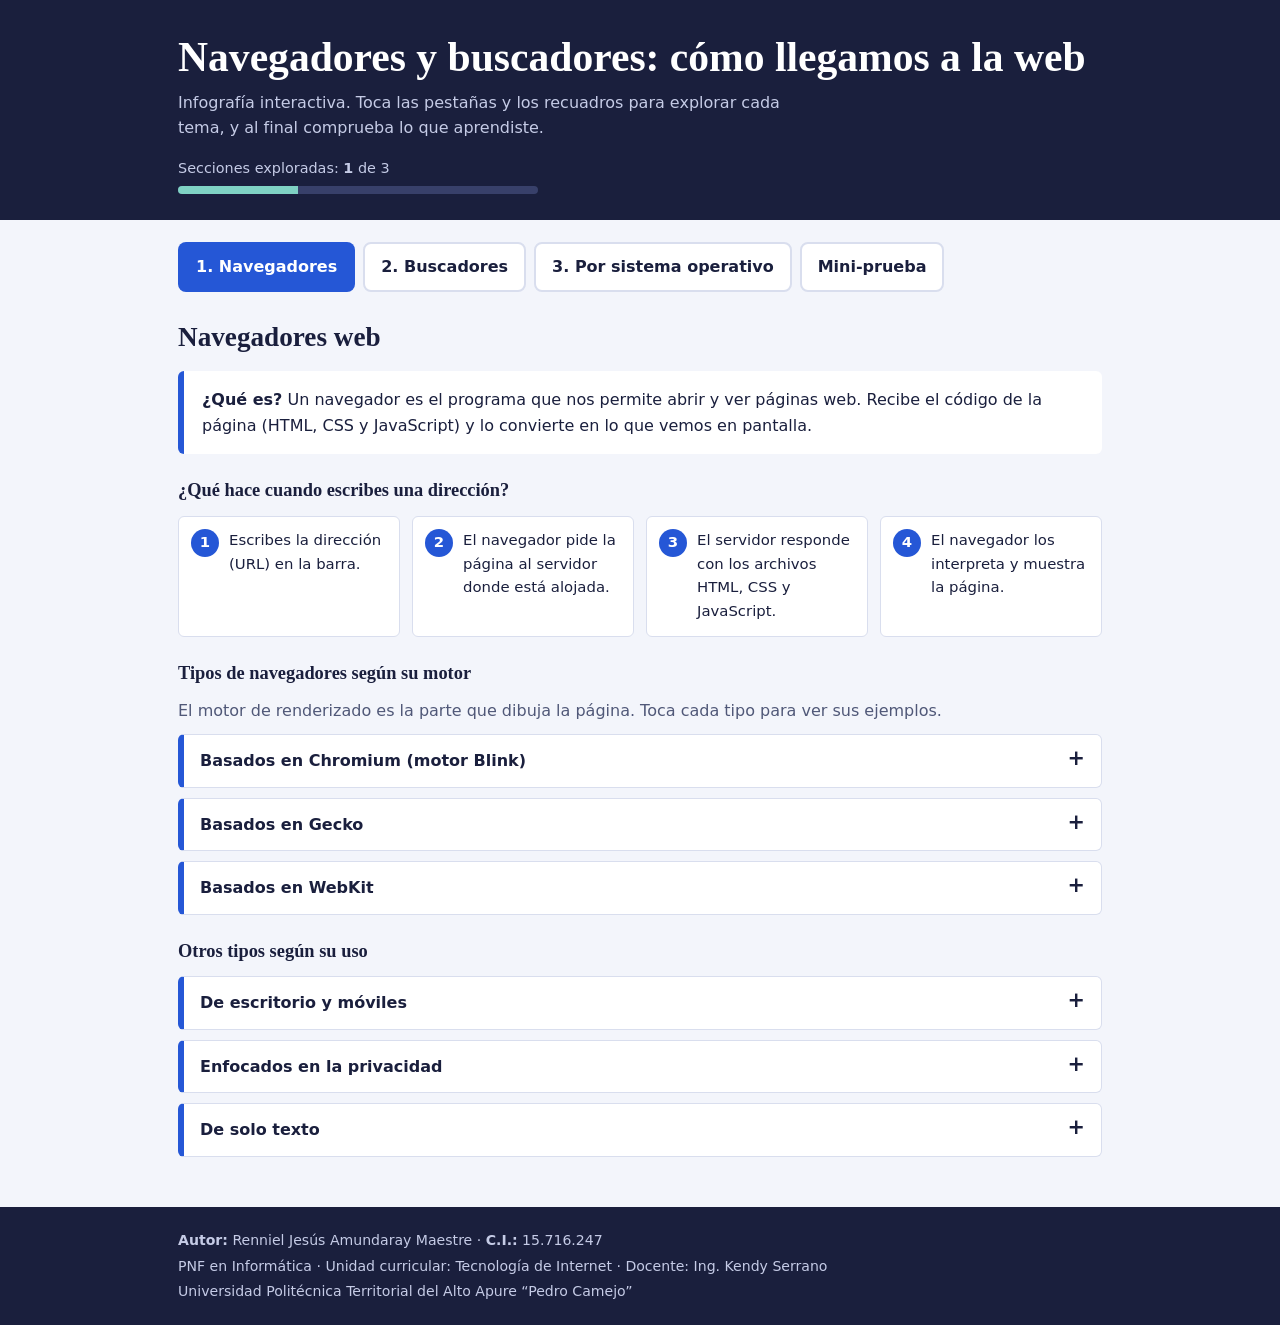
<file: infografia.html>
<!DOCTYPE html>
<html lang="es">
<head>
<meta charset="UTF-8">
<meta name="viewport" content="width=device-width, initial-scale=1">
<title>Infografía interactiva – Navegadores y buscadores</title>
<meta name="author" content="Renniel Jesús Amundaray Maestre">
<!--
  Infografía interactiva: Navegadores, buscadores y sistemas operativos
  Autor: Renniel Jesús Amundaray Maestre · C.I. 15.716.247
  Unidad curricular: Tecnología de Internet · Docente: Ing. Kendy Serrano
  PNF en Informática – UPTAA "Pedro Camejo"
-->
<style>
:root{
  --fondo:#f3f5fb; --tinta:#1a1f3d; --suave:#505878; --linea:#d9deee; --blanco:#fff;
  --nav:#2557d6; --bus:#d9480f; --sis:#0b8f7c; --ok:#1b7f4b; --mal:#c0262d;
  --serif:Georgia,"Times New Roman",serif;
  --sans:system-ui,-apple-system,"Segoe UI",Roboto,Arial,sans-serif;
}
*{box-sizing:border-box;margin:0;padding:0}
body{font-family:var(--sans);background:var(--fondo);color:var(--tinta);line-height:1.6}
:focus-visible{outline:3px solid var(--tinta);outline-offset:2px}
.wrap{max-width:960px;margin:0 auto;padding:0 18px}

header{background:var(--tinta);color:var(--blanco);padding:34px 0 26px}
header h1{font-family:var(--serif);font-size:clamp(1.7rem,5vw,2.6rem);line-height:1.15;margin-bottom:8px}
header p{color:#c5cbe6;max-width:60ch}
.progreso{margin-top:16px;font-size:.9rem;color:#c5cbe6}
.pista{height:8px;background:#38406a;border-radius:99px;margin-top:6px;overflow:hidden;max-width:360px}
.pista div{height:100%;width:0;background:#7fd1c4;transition:width .3s}

.tabs{display:flex;gap:8px;flex-wrap:wrap;margin:22px 0 6px}
.tabs button{font:inherit;font-weight:600;padding:10px 16px;border:2px solid var(--linea);background:var(--blanco);color:var(--tinta);border-radius:8px;cursor:pointer}
.tabs button[aria-selected="true"]{color:var(--blanco);border-color:transparent}
.tabs button[data-c="nav"][aria-selected="true"]{background:var(--nav)}
.tabs button[data-c="bus"][aria-selected="true"]{background:var(--bus)}
.tabs button[data-c="sis"][aria-selected="true"]{background:var(--sis)}
.tabs button[data-c="quiz"][aria-selected="true"]{background:var(--tinta)}

.panel{display:none;padding:18px 0 40px}
.panel.activo{display:block}
.panel h2{font-family:var(--serif);font-size:1.7rem;margin-bottom:6px}
.def{background:var(--blanco);border-left:6px solid var(--c);border-radius:6px;padding:16px 18px;margin:12px 0 22px}
#p-nav{--c:var(--nav)} #p-bus{--c:var(--bus)} #p-sis{--c:var(--sis)} #p-quiz{--c:var(--tinta)}
h3{font-family:var(--serif);font-size:1.15rem;margin:22px 0 10px}

.flujo{list-style:none;counter-reset:f;display:grid;grid-template-columns:repeat(auto-fit,minmax(190px,1fr));gap:12px}
.flujo li{counter-increment:f;background:var(--blanco);border:1px solid var(--linea);border-radius:6px;padding:12px 12px 12px 50px;position:relative;font-size:.93rem}
.flujo li::before{content:counter(f);position:absolute;left:12px;top:12px;width:28px;height:28px;border-radius:50%;background:var(--c);color:#fff;display:grid;place-items:center;font-weight:700}

details{background:var(--blanco);border:1px solid var(--linea);border-left:6px solid var(--c);border-radius:6px;margin-bottom:10px}
summary{cursor:pointer;padding:13px 16px;font-weight:700;list-style:none}
summary::-webkit-details-marker{display:none}
summary::after{content:"+";float:right;font-size:1.3rem;line-height:1}
details[open] summary::after{content:"–"}
details .cuerpo{padding:0 16px 14px;font-size:.95rem}
details .cuerpo p+p{margin-top:6px}
.etq{display:inline-block;background:#e6ebfb;border-radius:99px;padding:2px 10px;font-size:.82rem;margin:3px 4px 0 0}

.so-btns{display:flex;gap:8px;flex-wrap:wrap;margin-bottom:16px}
.so-btns button{font:inherit;padding:9px 16px;border:2px solid var(--linea);background:var(--blanco);border-radius:99px;cursor:pointer;color:var(--tinta)}
.so-btns button[aria-pressed="true"]{background:var(--sis);border-color:var(--sis);color:#fff}
#soLista{display:grid;grid-template-columns:repeat(auto-fit,minmax(200px,1fr));gap:12px}
.nav-card{background:var(--blanco);border:1px solid var(--linea);border-radius:8px;padding:14px}
.nav-card strong{display:block;font-family:var(--serif);font-size:1.05rem}
.nav-card small{color:var(--suave)}
.pred{display:inline-block;background:var(--sis);color:#fff;font-size:.78rem;padding:1px 9px;border-radius:99px;margin-top:6px}
#soNota{margin-top:14px;background:var(--blanco);border-radius:6px;padding:12px 16px;border:1px dashed var(--sis)}

.preg{background:var(--blanco);border:1px solid var(--linea);border-radius:8px;padding:14px 16px;margin-bottom:12px}
.preg p{font-weight:700;margin-bottom:6px}
.preg label{display:block;padding:4px 0;cursor:pointer}
.preg.ok{border-color:var(--ok);background:#eaf6ef}
.preg.mal{border-color:var(--mal);background:#fbecec}
.fb{font-size:.9rem;margin-top:4px;min-height:1.2em}
.btn{font:inherit;font-weight:700;background:var(--tinta);color:#fff;border:0;border-radius:6px;padding:11px 22px;cursor:pointer}
#resultado{margin-top:14px;font-weight:700}

footer{background:var(--tinta);color:#c5cbe6;padding:22px 0;font-size:.88rem}
footer p+p{margin-top:3px}
</style>
</head>
<body>

<header>
  <div class="wrap">
    <h1>Navegadores y buscadores: cómo llegamos a la web</h1>
    <p>Infografía interactiva. Toca las pestañas y los recuadros para explorar cada tema, y al final comprueba lo que aprendiste.</p>
    <div class="progreso">Secciones exploradas: <strong id="contExp">0</strong> de 3
      <div class="pista"><div id="barra"></div></div>
    </div>
  </div>
</header>

<main class="wrap">
  <div class="tabs" role="tablist" aria-label="Secciones">
    <button role="tab" data-c="nav" data-p="p-nav" aria-selected="true">1. Navegadores</button>
    <button role="tab" data-c="bus" data-p="p-bus" aria-selected="false">2. Buscadores</button>
    <button role="tab" data-c="sis" data-p="p-sis" aria-selected="false">3. Por sistema operativo</button>
    <button role="tab" data-c="quiz" data-p="p-quiz" aria-selected="false">Mini-prueba</button>
  </div>

  <!-- 1. NAVEGADORES -->
  <section class="panel activo" id="p-nav" role="tabpanel">
    <h2>Navegadores web</h2>
    <div class="def"><strong>¿Qué es?</strong> Un navegador es el programa que nos permite abrir y ver páginas web. Recibe el código de la página (HTML, CSS y JavaScript) y lo convierte en lo que vemos en pantalla.</div>

    <h3>¿Qué hace cuando escribes una dirección?</h3>
    <ol class="flujo">
      <li>Escribes la dirección (URL) en la barra.</li>
      <li>El navegador pide la página al servidor donde está alojada.</li>
      <li>El servidor responde con los archivos HTML, CSS y JavaScript.</li>
      <li>El navegador los interpreta y muestra la página.</li>
    </ol>

    <h3>Tipos de navegadores según su motor</h3>
    <p style="color:var(--suave);margin-bottom:10px">El motor de renderizado es la parte que dibuja la página. Toca cada tipo para ver sus ejemplos.</p>
    <details>
      <summary>Basados en Chromium (motor Blink)</summary>
      <div class="cuerpo"><p>Comparten la misma base técnica, por eso se parecen en funciones y en compatibilidad con las páginas.</p>
        <span class="etq">Google Chrome</span><span class="etq">Microsoft Edge</span><span class="etq">Opera</span><span class="etq">Brave</span><span class="etq">Vivaldi</span></div>
    </details>
    <details>
      <summary>Basados en Gecko</summary>
      <div class="cuerpo"><p>Motor desarrollado por Mozilla, independiente de Chromium.</p><span class="etq">Mozilla Firefox</span></div>
    </details>
    <details>
      <summary>Basados en WebKit</summary>
      <div class="cuerpo"><p>Motor de Apple. Es la base de Safari en iPhone, iPad y Mac.</p><span class="etq">Safari</span></div>
    </details>

    <h3>Otros tipos según su uso</h3>
    <details>
      <summary>De escritorio y móviles</summary>
      <div class="cuerpo"><p>La mayoría tiene versión para computador y para teléfono, con las mismas cuentas y marcadores sincronizados.</p></div>
    </details>
    <details>
      <summary>Enfocados en la privacidad</summary>
      <div class="cuerpo"><p>Reducen el rastreo y bloquean anuncios o cookies de seguimiento.</p><span class="etq">Brave</span><span class="etq">Tor Browser</span><span class="etq">Firefox</span></div>
    </details>
    <details>
      <summary>De solo texto</summary>
      <div class="cuerpo"><p>Muestran únicamente el contenido en texto, sin imágenes. Se usan en terminales y en casos especiales.</p><span class="etq">Lynx</span></div>
    </details>
  </section>

  <!-- 2. BUSCADORES -->
  <section class="panel" id="p-bus" role="tabpanel">
    <h2>Buscadores</h2>
    <div class="def"><strong>¿Qué es?</strong> Un buscador es un sitio web que organiza el contenido de internet y, cuando escribes una consulta, te muestra los resultados más relacionados. No es lo mismo que un navegador: el navegador abre la página del buscador.</div>

    <h3>¿Cómo funciona?</h3>
    <ol class="flujo">
      <li><strong>Rastrea:</strong> programas llamados arañas recorren las páginas web.</li>
      <li><strong>Indexa:</strong> guarda y ordena lo que encontró en un gran índice.</li>
      <li><strong>Responde:</strong> al buscar, compara tu consulta con el índice.</li>
      <li><strong>Ordena:</strong> muestra primero los resultados más relevantes.</li>
    </ol>

    <h3>Tipos de buscadores</h3>
    <details>
      <summary>Generales</summary>
      <div class="cuerpo"><p>Buscan en toda la web, sobre cualquier tema.</p><span class="etq">Google</span><span class="etq">Bing</span><span class="etq">Yahoo</span><span class="etq">Yandex</span><span class="etq">Baidu</span></div>
    </details>
    <details>
      <summary>Metabuscadores</summary>
      <div class="cuerpo"><p>Envían tu consulta a varios buscadores a la vez y reúnen los resultados.</p><span class="etq">Startpage</span><span class="etq">Dogpile</span></div>
    </details>
    <details>
      <summary>Enfocados en la privacidad</summary>
      <div class="cuerpo"><p>Buscan sin guardar tu historial ni crear un perfil sobre ti.</p><span class="etq">DuckDuckGo</span><span class="etq">Brave Search</span><span class="etq">Startpage</span></div>
    </details>
    <details>
      <summary>Especializados</summary>
      <div class="cuerpo"><p>Buscan en un tipo de contenido concreto: trabajos académicos, imágenes, videos o artículos de salud.</p><span class="etq">Google Académico</span><span class="etq">Google Imágenes</span><span class="etq">YouTube</span><span class="etq">PubMed</span></div>
    </details>
    <details>
      <summary>Directorios</summary>
      <div class="cuerpo"><p>En lugar de rastrear automáticamente, clasifican los sitios por categorías, organizados por personas.</p></div>
    </details>
  </section>

  <!-- 3. SISTEMAS OPERATIVOS -->
  <section class="panel" id="p-sis" role="tabpanel">
    <h2>Navegadores en cada sistema operativo</h2>
    <div class="def"><strong>Idea clave:</strong> cada sistema operativo trae un navegador instalado de fábrica, pero puedes instalar otros. Elige un sistema para ver cuáles se usan.</div>
    <div class="so-btns" id="soBtns" role="group" aria-label="Sistema operativo"></div>
    <div id="soLista"></div>
    <div id="soNota"></div>
  </section>

  <!-- MINI PRUEBA -->
  <section class="panel" id="p-quiz" role="tabpanel">
    <h2>Mini-prueba</h2>
    <div class="def">Responde las tres preguntas y toca <strong>Comprobar</strong>.</div>
    <div id="preguntas"></div>
    <button class="btn" id="comprobar" type="button">Comprobar</button>
    <div id="resultado" role="status"></div>
  </section>
</main>

<footer>
  <div class="wrap">
    <p><strong>Autor:</strong> Renniel Jesús Amundaray Maestre · <strong>C.I.:</strong> 15.716.247</p>
    <p>PNF en Informática · Unidad curricular: Tecnología de Internet · Docente: Ing. Kendy Serrano</p>
    <p>Universidad Politécnica Territorial del Alto Apure “Pedro Camejo”</p>
  </div>
</footer>

<script>
/* ---------- Pestañas y progreso ---------- */
var tabs = document.querySelectorAll(".tabs button");
var vistos = {"p-nav": true};

function actualizarProgreso() {
  var n = ["p-nav", "p-bus", "p-sis"].filter(function (id) { return vistos[id]; }).length;
  document.getElementById("contExp").textContent = n;
  document.getElementById("barra").style.width = (n / 3 * 100) + "%";
}
tabs.forEach(function (t) {
  t.addEventListener("click", function () {
    tabs.forEach(function (x) { x.setAttribute("aria-selected", x === t ? "true" : "false"); });
    document.querySelectorAll(".panel").forEach(function (p) { p.classList.remove("activo"); });
    var id = t.getAttribute("data-p");
    document.getElementById(id).classList.add("activo");
    vistos[id] = true;
    actualizarProgreso();
    window.scrollTo({top: 0, behavior: "smooth"});
  });
});
actualizarProgreso();

/* ---------- Sistemas operativos ---------- */
var SO = {
  "Windows": {
    lista: [["Microsoft Edge","Chromium",true],["Google Chrome","Chromium",false],["Mozilla Firefox","Gecko",false],["Opera","Chromium",false],["Brave","Chromium",false]],
    nota: "Windows trae Microsoft Edge instalado. Es el sistema de escritorio con más variedad de navegadores."
  },
  "macOS": {
    lista: [["Safari","WebKit",true],["Google Chrome","Chromium",false],["Mozilla Firefox","Gecko",false],["Microsoft Edge","Chromium",false]],
    nota: "Safari viene incluido en los equipos Mac y está optimizado para el sistema de Apple."
  },
  "Linux": {
    lista: [["Mozilla Firefox","Gecko",true],["Chromium","Chromium",false],["Google Chrome","Chromium",false],["Brave","Chromium",false]],
    nota: "Muchas distribuciones, como Ubuntu, incluyen Firefox por defecto, aunque varía según la distribución."
  },
  "Android": {
    lista: [["Google Chrome","Chromium",true],["Samsung Internet","Chromium",false],["Mozilla Firefox","Gecko",false],["Microsoft Edge","Chromium",false],["Opera","Chromium",false]],
    nota: "En la mayoría de teléfonos Android el navegador por defecto es Chrome. Samsung usa además su propio navegador."
  },
  "iOS": {
    lista: [["Safari","WebKit",true],["Google Chrome","WebKit",false],["Mozilla Firefox","WebKit",false],["Microsoft Edge","WebKit",false]],
    nota: "En iPhone, Safari es el predeterminado. Los demás navegadores existen, pero en general funcionan con el motor WebKit de Apple."
  }
};
var soBtns = document.getElementById("soBtns");
var soLista = document.getElementById("soLista");
var soNota = document.getElementById("soNota");

function mostrarSO(nombre) {
  soBtns.querySelectorAll("button").forEach(function (b) {
    b.setAttribute("aria-pressed", b.textContent === nombre ? "true" : "false");
  });
  soLista.innerHTML = "";
  SO[nombre].lista.forEach(function (n) {
    var d = document.createElement("div");
    d.className = "nav-card";
    d.innerHTML = "<strong>" + n[0] + "</strong><small>Motor: " + n[1] + "</small>" +
      (n[2] ? "<br><span class='pred'>Predeterminado</span>" : "");
    soLista.appendChild(d);
  });
  soNota.textContent = SO[nombre].nota;
}
Object.keys(SO).forEach(function (k) {
  var b = document.createElement("button");
  b.type = "button";
  b.textContent = k;
  b.setAttribute("aria-pressed", "false");
  b.addEventListener("click", function () { mostrarSO(k); });
  soBtns.appendChild(b);
});
mostrarSO("Windows");

/* ---------- Mini-prueba ---------- */
var PREG = [
  {q:"¿Cuál es la función principal de un navegador?", o:["Guardar archivos en la nube","Abrir y mostrar páginas web","Fabricar páginas web"], c:1},
  {q:"¿Qué hace un buscador cuando indexa?", o:["Guarda y ordena lo que encontró en la web","Borra páginas antiguas","Cambia la dirección de las páginas"], c:0},
  {q:"¿Qué navegador viene instalado de fábrica en un iPhone?", o:["Firefox","Edge","Safari"], c:2}
];
var cont = document.getElementById("preguntas");
PREG.forEach(function (p, i) {
  var d = document.createElement("div");
  d.className = "preg";
  d.id = "q" + i;
  var html = "<p>" + (i + 1) + ". " + p.q + "</p>";
  p.o.forEach(function (op, j) {
    html += "<label><input type='radio' name='r" + i + "' value='" + j + "'> " + op + "</label>";
  });
  html += "<div class='fb' id='fb" + i + "'></div>";
  d.innerHTML = html;
  cont.appendChild(d);
});

document.getElementById("comprobar").addEventListener("click", function () {
  var puntos = 0, sinResponder = 0;
  PREG.forEach(function (p, i) {
    var sel = document.querySelector("input[name='r" + i + "']:checked");
    var caja = document.getElementById("q" + i);
    var fb = document.getElementById("fb" + i);
    caja.classList.remove("ok", "mal");
    if (!sel) { sinResponder++; fb.textContent = "Elige una respuesta."; return; }
    if (parseInt(sel.value, 10) === p.c) {
      puntos++; caja.classList.add("ok"); fb.textContent = "Correcto.";
    } else {
      caja.classList.add("mal"); fb.textContent = "Incorrecto. La respuesta correcta es: " + p.o[p.c] + ".";
    }
  });
  var r = document.getElementById("resultado");
  r.textContent = sinResponder > 0
    ? "Responde todas las preguntas para ver tu resultado."
    : "Obtuviste " + puntos + " de " + PREG.length + (puntos === PREG.length ? ". ¡Excelente!" : ". Repasa las secciones y vuelve a intentarlo.");
});
</script>
</body>
</html>
</file>
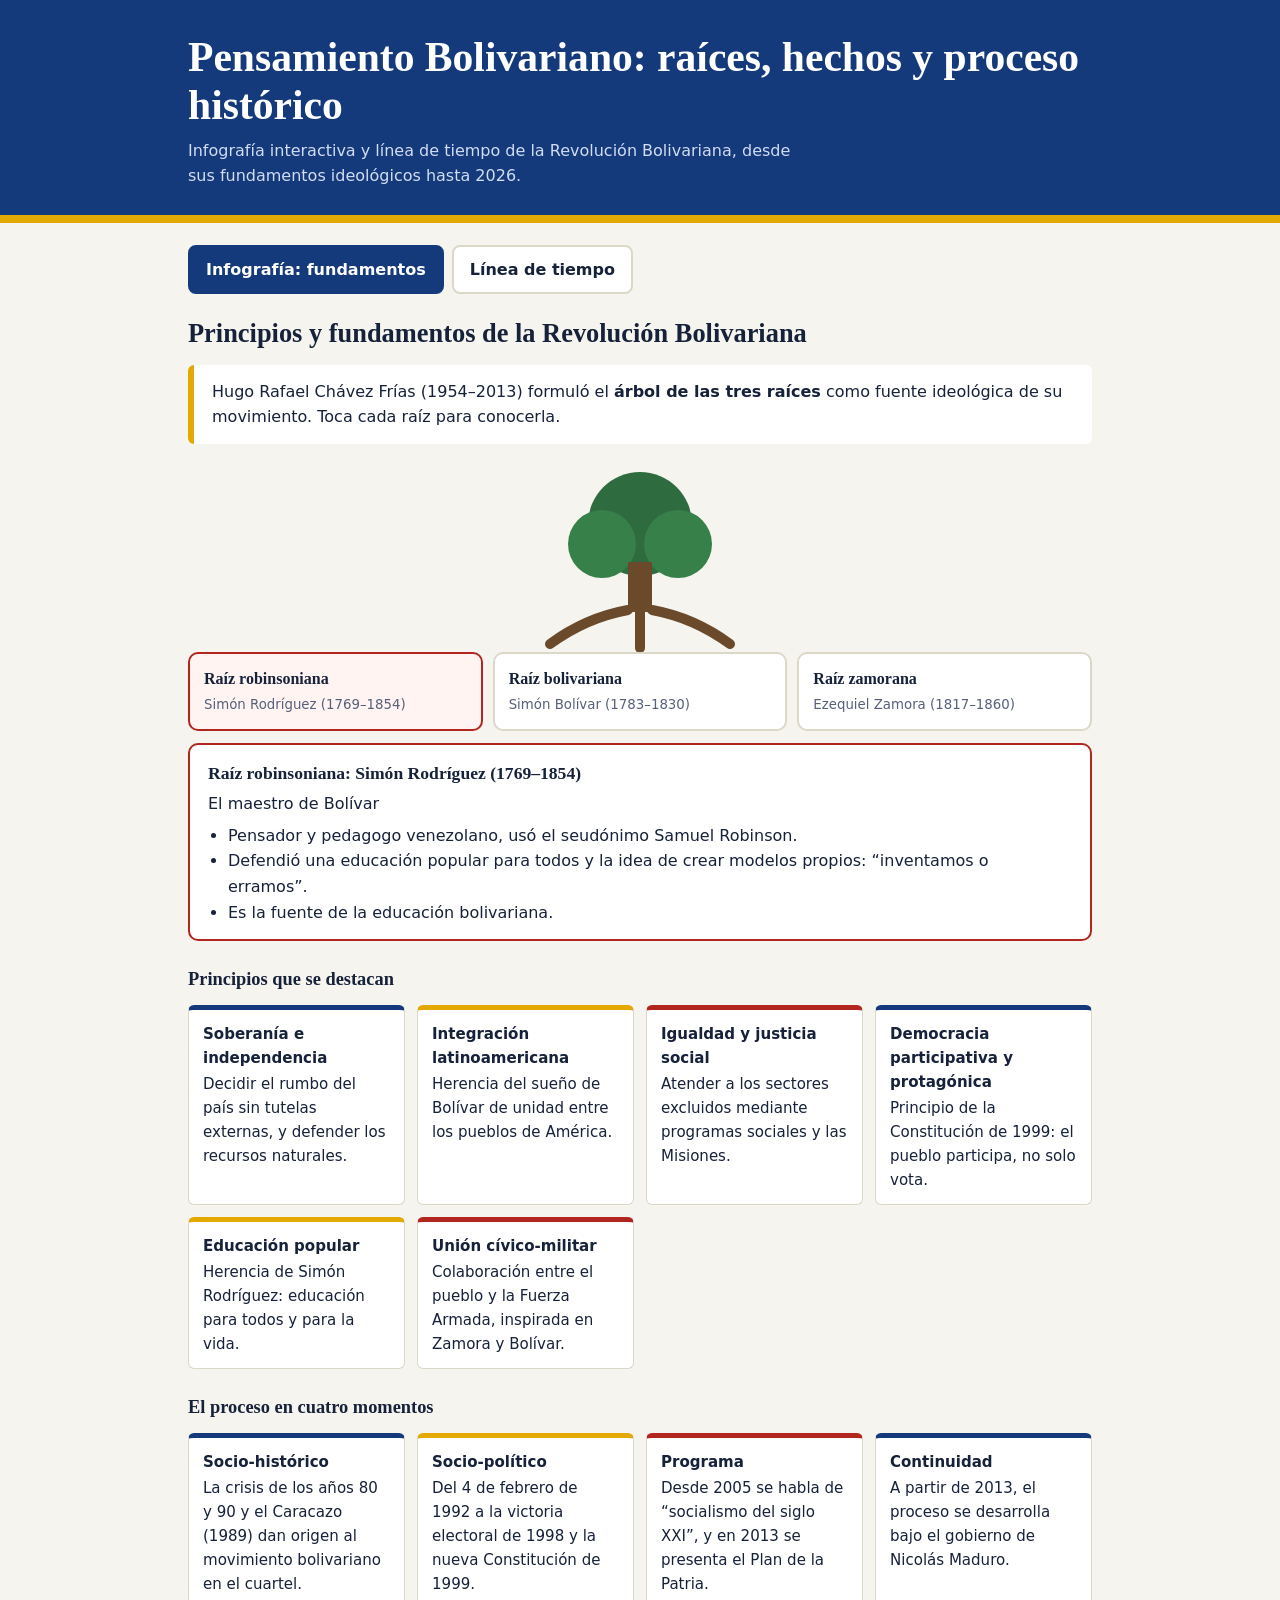
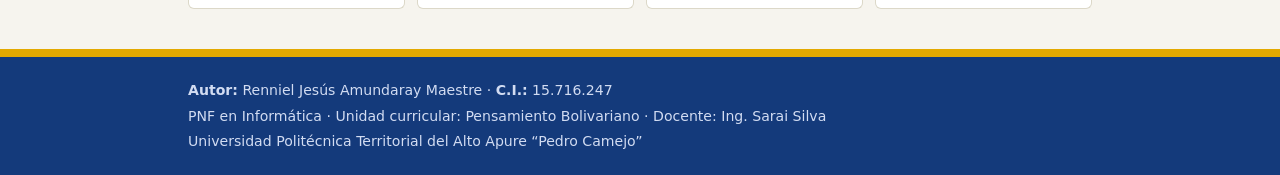
<file: pensamiento-bolivariano.html>
<!DOCTYPE html>
<html lang="es">
<head>
<meta charset="UTF-8">
<meta name="viewport" content="width=device-width, initial-scale=1">
<title>Pensamiento Bolivariano – Infografía y línea de tiempo</title>
<meta name="author" content="Renniel Jesús Amundaray Maestre">
<!--
  Infografía interactiva y línea de tiempo: Pensamiento Bolivariano
  Autor: Renniel Jesús Amundaray Maestre · C.I. 15.716.247
  Unidad curricular: Pensamiento Bolivariano · Docente: Ing. Sarai Silva
  PNF en Informática – UPTAA "Pedro Camejo"
-->
<style>
:root{
  --papel:#f6f4ee; --tinta:#16213a; --suave:#56607a; --linea:#dcd8c8; --blanco:#fff;
  --azul:#143a7b; --oro:#e3a900; --rojo:#b3261e; --verde:#2e6b3f;
  --serif:Georgia,"Times New Roman",serif;
  --sans:system-ui,-apple-system,"Segoe UI",Roboto,Arial,sans-serif;
}
*{box-sizing:border-box;margin:0;padding:0}
body{font-family:var(--sans);background:var(--papel);color:var(--tinta);line-height:1.6}
:focus-visible{outline:3px solid var(--rojo);outline-offset:2px}
.wrap{max-width:940px;margin:0 auto;padding:0 18px}

header{background:var(--azul);color:#fff;border-bottom:8px solid var(--oro);padding:34px 0 26px}
header h1{font-family:var(--serif);font-size:clamp(1.7rem,5vw,2.6rem);line-height:1.15;margin-bottom:8px}
header p{color:#d2dcf2;max-width:62ch}

.tabs{display:flex;gap:8px;flex-wrap:wrap;margin:22px 0 4px}
.tabs button{font:inherit;font-weight:600;padding:10px 16px;border:2px solid var(--linea);background:var(--blanco);color:var(--tinta);border-radius:8px;cursor:pointer}
.tabs button[aria-selected="true"]{background:var(--azul);border-color:var(--azul);color:#fff}
.panel{display:none;padding:14px 0 40px}
.panel.activo{display:block}
h2{font-family:var(--serif);font-size:1.65rem;margin-bottom:6px}
h3{font-family:var(--serif);font-size:1.15rem;margin:24px 0 10px}
.def{background:var(--blanco);border-left:6px solid var(--oro);border-radius:6px;padding:14px 18px;margin:10px 0 18px}

/* Árbol */
.arbol{display:block;margin:6px auto 0;max-width:260px;width:100%}
.raices{display:grid;grid-template-columns:repeat(auto-fit,minmax(200px,1fr));gap:10px;margin-bottom:12px}
.raices button{font:inherit;text-align:left;background:var(--blanco);border:2px solid var(--linea);border-radius:10px;padding:12px 14px;cursor:pointer;color:var(--tinta)}
.raices button strong{display:block;font-family:var(--serif)}
.raices button small{color:var(--suave)}
.raices button[aria-pressed="true"]{border-color:var(--rojo);background:#fff4f2}
#raizDetalle{background:var(--blanco);border:2px solid var(--rojo);border-radius:10px;padding:14px 18px}
#raizDetalle h4{font-family:var(--serif);font-size:1.1rem;margin-bottom:4px}
#raizDetalle ul{padding-left:20px;margin-top:6px}

.principios{display:grid;grid-template-columns:repeat(auto-fit,minmax(210px,1fr));gap:12px}
.pri{background:var(--blanco);border:1px solid var(--linea);border-top:5px solid var(--azul);border-radius:6px;padding:12px 14px;font-size:.94rem}
.pri:nth-child(3n+2){border-top-color:var(--oro)}
.pri:nth-child(3n){border-top-color:var(--rojo)}
.pri strong{display:block;margin-bottom:2px}

/* Línea de tiempo */
.filtro{display:flex;gap:8px;flex-wrap:wrap;margin:6px 0 20px}
.filtro button{font:inherit;font-size:.9rem;padding:7px 13px;border:2px solid var(--linea);background:var(--blanco);border-radius:99px;cursor:pointer;color:var(--tinta)}
.filtro button[aria-pressed="true"]{background:var(--tinta);border-color:var(--tinta);color:#fff}
.linea{position:relative;padding-left:26px}
.linea::before{content:"";position:absolute;left:8px;top:0;bottom:0;width:4px;background:var(--linea);border-radius:2px}
.ev{position:relative;margin-bottom:12px}
.ev::before{content:"";position:absolute;left:-26px;top:14px;width:16px;height:16px;border-radius:50%;background:var(--c);border:3px solid var(--papel)}
.ev details{background:var(--blanco);border:1px solid var(--linea);border-left:6px solid var(--c);border-radius:6px}
.ev summary{cursor:pointer;padding:11px 14px;list-style:none;display:flex;gap:12px;align-items:baseline}
.ev summary::-webkit-details-marker{display:none}
.ev .año{font-family:var(--serif);font-weight:700;font-size:1.05rem;min-width:3.3rem;color:var(--c)}
.ev .tit{font-weight:600}
.ev .cuerpo{padding:0 14px 12px 14px;font-size:.94rem}
.ev .etapa{display:inline-block;background:#ece9dc;border-radius:99px;padding:1px 10px;font-size:.78rem;margin-top:6px}
.nota{background:var(--blanco);border:1px dashed var(--suave);border-radius:8px;padding:14px 18px;margin-top:22px;font-size:.93rem}
.nota strong{font-family:var(--serif)}

footer{background:var(--azul);color:#d2dcf2;padding:22px 0;font-size:.88rem;border-top:8px solid var(--oro)}
footer p+p{margin-top:3px}
</style>
</head>
<body>

<header>
  <div class="wrap">
    <h1>Pensamiento Bolivariano: raíces, hechos y proceso histórico</h1>
    <p>Infografía interactiva y línea de tiempo de la Revolución Bolivariana, desde sus fundamentos ideológicos hasta 2026.</p>
  </div>
</header>

<main class="wrap">
  <div class="tabs" role="tablist" aria-label="Secciones">
    <button role="tab" data-p="p-info" aria-selected="true">Infografía: fundamentos</button>
    <button role="tab" data-p="p-tiempo" aria-selected="false">Línea de tiempo</button>
  </div>

  <!-- INFOGRAFÍA -->
  <section class="panel activo" id="p-info" role="tabpanel">
    <h2>Principios y fundamentos de la Revolución Bolivariana</h2>
    <div class="def">Hugo Rafael Chávez Frías (1954–2013) formuló el <strong>árbol de las tres raíces</strong> como fuente ideológica de su movimiento. Toca cada raíz para conocerla.</div>

    <svg class="arbol" viewBox="0 0 260 190" aria-hidden="true">
      <circle cx="130" cy="62" r="52" fill="#2e6b3f"/><circle cx="92" cy="82" r="34" fill="#37804a"/><circle cx="168" cy="82" r="34" fill="#37804a"/>
      <path d="M118 100h24v50h-24z" fill="#6b4a2b"/>
      <path d="M118 148C96 152 70 160 40 182M130 150V186M142 148C164 152 190 160 220 182" stroke="#6b4a2b" stroke-width="10" stroke-linecap="round" fill="none"/>
    </svg>
    <div class="raices" id="raices"></div>
    <div id="raizDetalle" aria-live="polite"></div>

    <h3>Principios que se destacan</h3>
    <div class="principios">
      <div class="pri"><strong>Soberanía e independencia</strong>Decidir el rumbo del país sin tutelas externas, y defender los recursos naturales.</div>
      <div class="pri"><strong>Integración latinoamericana</strong>Herencia del sueño de Bolívar de unidad entre los pueblos de América.</div>
      <div class="pri"><strong>Igualdad y justicia social</strong>Atender a los sectores excluidos mediante programas sociales y las Misiones.</div>
      <div class="pri"><strong>Democracia participativa y protagónica</strong>Principio de la Constitución de 1999: el pueblo participa, no solo vota.</div>
      <div class="pri"><strong>Educación popular</strong>Herencia de Simón Rodríguez: educación para todos y para la vida.</div>
      <div class="pri"><strong>Unión cívico-militar</strong>Colaboración entre el pueblo y la Fuerza Armada, inspirada en Zamora y Bolívar.</div>
    </div>

    <h3>El proceso en cuatro momentos</h3>
    <div class="principios">
      <div class="pri"><strong>Socio-histórico</strong>La crisis de los años 80 y 90 y el Caracazo (1989) dan origen al movimiento bolivariano en el cuartel.</div>
      <div class="pri"><strong>Socio-político</strong>Del 4 de febrero de 1992 a la victoria electoral de 1998 y la nueva Constitución de 1999.</div>
      <div class="pri"><strong>Programa</strong>Desde 2005 se habla de “socialismo del siglo XXI”, y en 2013 se presenta el Plan de la Patria.</div>
      <div class="pri"><strong>Continuidad</strong>A partir de 2013, el proceso se desarrolla bajo el gobierno de Nicolás Maduro.</div>
    </div>
  </section>

  <!-- LÍNEA DE TIEMPO -->
  <section class="panel" id="p-tiempo" role="tabpanel">
    <h2>Línea de tiempo</h2>
    <div class="def">Toca un hecho para ver el detalle. Usa los filtros para ver una etapa a la vez. Información actualizada a noviembre de 2026.</div>
    <div class="filtro" id="filtro" role="group" aria-label="Filtrar por etapa"></div>
    <div class="linea" id="linea"></div>

    <div class="nota">
      <strong>Otras miradas.</strong> La Revolución Bolivariana se interpreta de formas distintas. El gobierno venezolano y sus aliados atribuyen las dificultades económicas a una “guerra económica” y a las sanciones. Sus críticos, incluidos muchos economistas y la oposición, sostienen que la crisis (caída de la producción, inflación y emigración masiva) se debió en gran parte a decisiones internas y a la caída del precio del petróleo, aunque reconocen que las sanciones agravaron la situación. Sobre la captura de Maduro, Venezuela y sus aliados hablan de agresión y secuestro, mientras que Estados Unidos lo presenta como una acción por cargos penales.
    </div>
  </section>
</main>

<footer>
  <div class="wrap">
    <p><strong>Autor:</strong> Renniel Jesús Amundaray Maestre · <strong>C.I.:</strong> 15.716.247</p>
    <p>PNF en Informática · Unidad curricular: Pensamiento Bolivariano · Docente: Ing. Sarai Silva</p>
    <p>Universidad Politécnica Territorial del Alto Apure “Pedro Camejo”</p>
  </div>
</footer>

<script>
/* ---------- Pestañas ---------- */
var tabs = document.querySelectorAll(".tabs button");
tabs.forEach(function (t) {
  t.addEventListener("click", function () {
    tabs.forEach(function (x) { x.setAttribute("aria-selected", x === t ? "true" : "false"); });
    document.querySelectorAll(".panel").forEach(function (p) { p.classList.remove("activo"); });
    document.getElementById(t.getAttribute("data-p")).classList.add("activo");
    window.scrollTo({top: 0, behavior: "smooth"});
  });
});

/* ---------- Árbol de las tres raíces ---------- */
var RAICES = [
  {n:"Raíz robinsoniana", p:"Simón Rodríguez (1769–1854)", t:"El maestro de Bolívar",
   d:["Pensador y pedagogo venezolano, usó el seudónimo Samuel Robinson.","Defendió una educación popular para todos y la idea de crear modelos propios: “inventamos o erramos”.","Es la fuente de la educación bolivariana."]},
  {n:"Raíz bolivariana", p:"Simón Bolívar (1783–1830)", t:"El Libertador",
   d:["Lideró la independencia de varias naciones de América del Sur.","Propuso la unidad de los pueblos de América y defendió la igualdad y la libertad.","Es la raíz principal: da nombre a la Revolución Bolivariana."]},
  {n:"Raíz zamorana", p:"Ezequiel Zamora (1817–1860)", t:"El General del Pueblo Soberano",
   d:["Dirigió a los campesinos en la Guerra Federal (1859–1863).","Su lema, “tierras y hombres libres”, resume la lucha por la tierra y la igualdad.","Aporta la unión entre pueblo y ejército y la defensa de los sectores populares."]}
];
var cr = document.getElementById("raices");
var cd = document.getElementById("raizDetalle");
function verRaiz(i) {
  cr.querySelectorAll("button").forEach(function (b, j) { b.setAttribute("aria-pressed", i === j ? "true" : "false"); });
  var r = RAICES[i];
  cd.innerHTML = "<h4>" + r.n + ": " + r.p + "</h4><p>" + r.t + "</p><ul>" +
    r.d.map(function (x) { return "<li>" + x + "</li>"; }).join("") + "</ul>";
}
RAICES.forEach(function (r, i) {
  var b = document.createElement("button");
  b.type = "button";
  b.setAttribute("aria-pressed", "false");
  b.innerHTML = "<strong>" + r.n + "</strong><small>" + r.p + "</small>";
  b.addEventListener("click", function () { verRaiz(i); });
  cr.appendChild(b);
});
verRaiz(0);

/* ---------- Línea de tiempo ---------- */
var ETAPAS = {
  "De Yare a Miraflores (1992–1998)": "#143a7b",
  "Refundación y V República (1999–2012)": "#2e6b3f",
  "Desaparición física de Chávez (2013)": "#8a5a00",
  "Sanciones y presión externa (2015–2019)": "#b3261e",
  "Gobierno de Maduro (2013–2026)": "#5b2a86"
};
var K = Object.keys(ETAPAS);
var EV = [
  [0,"1992","Rebelión del 4 de febrero","Un grupo de militares del MBR-200, liderado por el teniente coronel Hugo Chávez, se alza contra el gobierno de Carlos Andrés Pérez. La rebelión fracasa y Chávez se rinde, con el mensaje televisado del “por ahora”. Es encarcelado en Yare."],
  [0,"1994","Salida de Yare","El 26 de marzo Chávez sale de prisión tras el sobreseimiento de la causa decretado por el presidente Rafael Caldera. Recorre el país organizando el movimiento."],
  [0,"1997","Nace el MVR","Se funda el Movimiento V República como plataforma electoral. Chávez propone convocar una Asamblea Constituyente."],
  [0,"1998","Victoria electoral","El 6 de diciembre Chávez gana las elecciones presidenciales con alrededor del 56 % de los votos."],
  [1,"1999","Toma de posesión y Constitución","Asume la presidencia el 2 de febrero. El 15 de diciembre se aprueba por referendo una nueva Constitución, que renombra al país como República Bolivariana de Venezuela y establece la democracia participativa y protagónica."],
  [1,"2000","Relegitimación","Con la nueva Constitución se repiten las elecciones de todos los poderes. Chávez es reelecto."],
  [1,"2001","Leyes habilitantes","Se aprueban 49 leyes, entre ellas la Ley de Tierras y la Ley de Hidrocarburos."],
  [1,"2002","Golpe de Estado","El 11 de abril Chávez es detenido en un golpe de Estado. Tras movilizaciones populares y el respaldo de sectores militares, regresa al poder el 13 y 14 de abril. Entre diciembre de 2002 y febrero de 2003 ocurre además el paro petrolero."],
  [1,"2003","Nacen las Misiones","Se crean programas sociales como Misión Robinson (alfabetización), Barrio Adentro (salud) y Mercal (alimentación)."],
  [1,"2004","Referendo revocatorio","El 15 de agosto Chávez es ratificado en el cargo."],
  [1,"2006","Reelección","El 3 de diciembre gana un nuevo período presidencial. Desde 2005 plantea el “socialismo del siglo XXI”."],
  [1,"2012","Última reelección","El 7 de octubre gana las elecciones presidenciales. En diciembre anuncia que debe operarse de nuevo en Cuba y pide a sus seguidores apoyar a Nicolás Maduro si él no puede continuar."],
  [2,"2013","Fallece Hugo Chávez","El 5 de marzo se anuncia su muerte en Caracas, tras una enfermedad. Se decreta duelo nacional y miles de personas acuden a despedirlo."],
  [4,"2013","Maduro asume la presidencia","El 14 de abril Nicolás Maduro gana las elecciones con un margen estrecho. La oposición cuestiona el resultado."],
  [3,"2014","Protestas y caída del petróleo","Hay protestas y tensión política. A mediados de año cae el precio del petróleo, principal fuente de ingresos del país."],
  [3,"2015","Decreto de Obama","En marzo, Barack Obama firma la orden ejecutiva 13692, que declara a Venezuela una “amenaza inusual y extraordinaria” para la seguridad de EE. UU. y sanciona a siete funcionarios. Venezuela la rechaza y la considera una agresión."],
  [3,"2017","Sanciones financieras de Trump","En agosto, Donald Trump firma una orden que restringe el acceso del gobierno y de PDVSA a los mercados financieros de EE. UU. Ese año hay fuertes protestas y se elige la Asamblea Nacional Constituyente."],
  [3,"2019","Petróleo y reconocimiento de Guaidó","El 23 de enero Juan Guaidó se proclama presidente interino y EE. UU. y otros países lo reconocen. Venezuela rompe relaciones con EE. UU. El 28 de enero se sancionan a PDVSA y en agosto se congelan los activos del gobierno."],
  [4,"2018","Reelección de Maduro","El 20 de mayo es reelecto en elecciones que la oposición y varios países no reconocieron."],
  [4,"2024","Elecciones del 28 de julio","El Consejo Nacional Electoral proclama ganador a Maduro. La oposición y varios gobiernos cuestionan los resultados."],
  [4,"2025","Tensión con EE. UU.","Aumenta la presencia militar estadounidense en el Caribe y los ataques a embarcaciones que Washington vincula con el narcotráfico."],
  [4,"2026","Captura de Maduro","El 3 de enero fuerzas de EE. UU. realizan una operación en Caracas, capturan a Nicolás Maduro y a Cilia Flores y los trasladan a Nueva York, donde se les acusa de narcoterrorismo. Maduro se declaró no culpable y el proceso sigue en curso."],
  [4,"2026","Delcy Rodríguez, presidenta encargada","Delcy Rodríguez gobierna como presidenta encargada. En marzo, EE. UU. reconoce formalmente a su gobierno y se restablecen las relaciones entre ambos países."]
];
var linea = document.getElementById("linea");
var filtro = document.getElementById("filtro");
function pintar(f) {
  linea.innerHTML = "";
  var lista = EV.filter(function (e) { return f === -1 || e[0] === f; })
    .sort(function (a, b) { return a[1] - b[1]; });
  lista.forEach(function (e) {
    var c = ETAPAS[K[e[0]]];
    var d = document.createElement("div");
    d.className = "ev";
    d.style.setProperty("--c", c);
    d.innerHTML = "<details><summary><span class='año'>" + e[1] + "</span><span class='tit'>" + e[2] + "</span></summary>" +
      "<div class='cuerpo'>" + e[3] + "<br><span class='etapa'>" + K[e[0]] + "</span></div></details>";
    linea.appendChild(d);
  });
}
function botonFiltro(texto, valor) {
  var b = document.createElement("button");
  b.type = "button";
  b.textContent = texto;
  b.setAttribute("aria-pressed", valor === -1 ? "true" : "false");
  b.addEventListener("click", function () {
    filtro.querySelectorAll("button").forEach(function (x) { x.setAttribute("aria-pressed", x === b ? "true" : "false"); });
    pintar(valor);
  });
  filtro.appendChild(b);
}
botonFiltro("Todas", -1);
K.forEach(function (k, i) { botonFiltro(k, i); });
pintar(-1);
</script>
</body>
</html>
</file>
